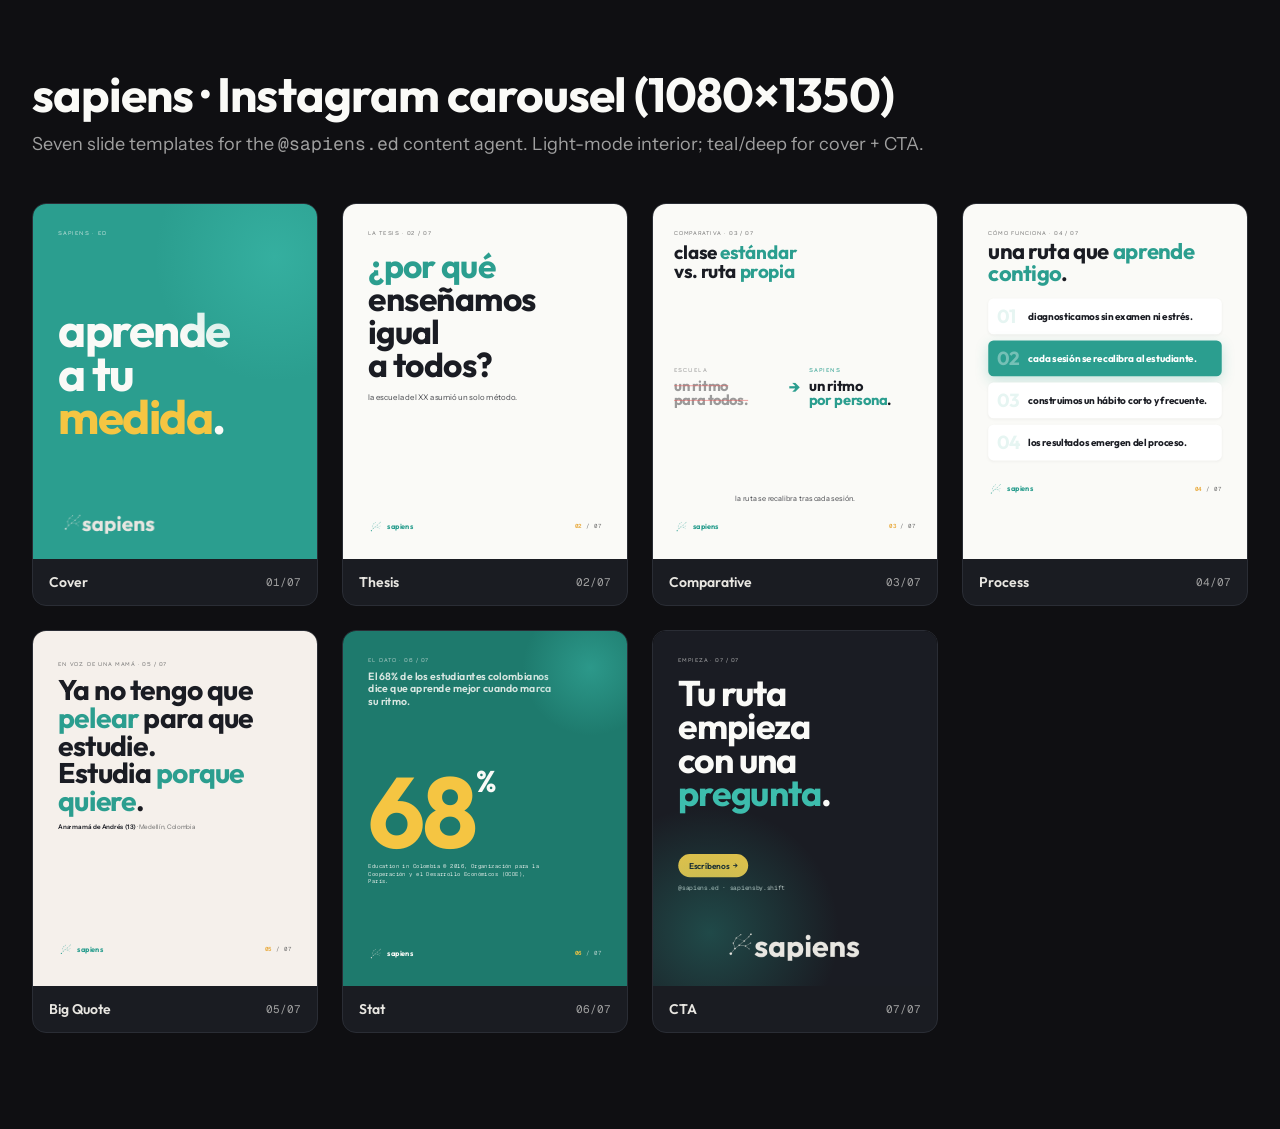
<file: skills/sapiens-carrusel-ds/slides/index.html>
<!doctype html>
<html lang="es"><head><meta charset="utf-8"><title>sapiens · carousel deck</title>
<link rel="stylesheet" href="../colors_and_type.css">
<style>
  html,body{margin:0;padding:0;background:#0F0F12;color:#E8E6E1;font-family:'Instrument Sans',sans-serif;}
  .wrap{max-width:1240px;margin:0 auto;padding:64px 32px 96px;}
  h1{font-family:'Outfit',sans-serif;font-weight:700;font-size:48px;letter-spacing:-0.02em;color:#FAFAF7;margin:0 0 8px;}
  .sub{font-family:'Instrument Sans',sans-serif;font-size:18px;color:#A0A0A0;margin-bottom:48px;}
  .grid{display:grid;grid-template-columns:repeat(auto-fill,minmax(240px,1fr));gap:24px;}
  .card{background:#1A1C22;border-radius:14px;overflow:hidden;border:1px solid #2A2D35;}
  .frame{width:100%;aspect-ratio:1080/1350;overflow:hidden;position:relative;}
  .frame iframe{border:0;width:1080px;height:1350px;transform-origin:0 0;}
  .meta{padding:14px 16px;display:flex;justify-content:space-between;align-items:center;}
  .meta .t{font-family:'Outfit',sans-serif;font-weight:600;font-size:14px;color:#E8E6E1;}
  .meta .n{font-family:'Geist Mono',monospace;font-size:11px;color:#A0A0A0;}
</style></head>
<body>
<div class="wrap">
  <h1>sapiens · Instagram carousel (1080×1350)</h1>
  <div class="sub">Seven slide templates for the <span style="font-family:'Geist Mono',monospace;">@sapiens.ed</span> content agent. Light-mode interior; teal/deep for cover + CTA.</div>
  <div class="grid" id="g"></div>
</div>
<script>
const slides=[
  ["Cover.html","Cover","01"],["Thesis.html","Thesis","02"],
  ["Comparative.html","Comparative","03"],["Process.html","Process","04"],
  ["BigQuote.html","Big Quote","05"],["Stat.html","Stat","06"],["CTA.html","CTA","07"]
];
const g=document.getElementById('g');
for(const [f,t,n] of slides){
  const card=document.createElement('div');card.className='card';
  card.innerHTML=`<div class="frame"><iframe src="${f}" scrolling="no"></iframe></div><div class="meta"><span class="t">${t}</span><span class="n">${n}/07</span></div>`;
  g.appendChild(card);
}
function fit(){
  document.querySelectorAll('.frame').forEach(fr=>{
    const w=fr.clientWidth;const s=w/1080;
    fr.querySelector('iframe').style.transform=`scale(${s})`;
    fr.style.height=(1350*s)+'px';
  });
}
addEventListener('load',fit);addEventListener('resize',fit);
</script>
</body></html>
</file>
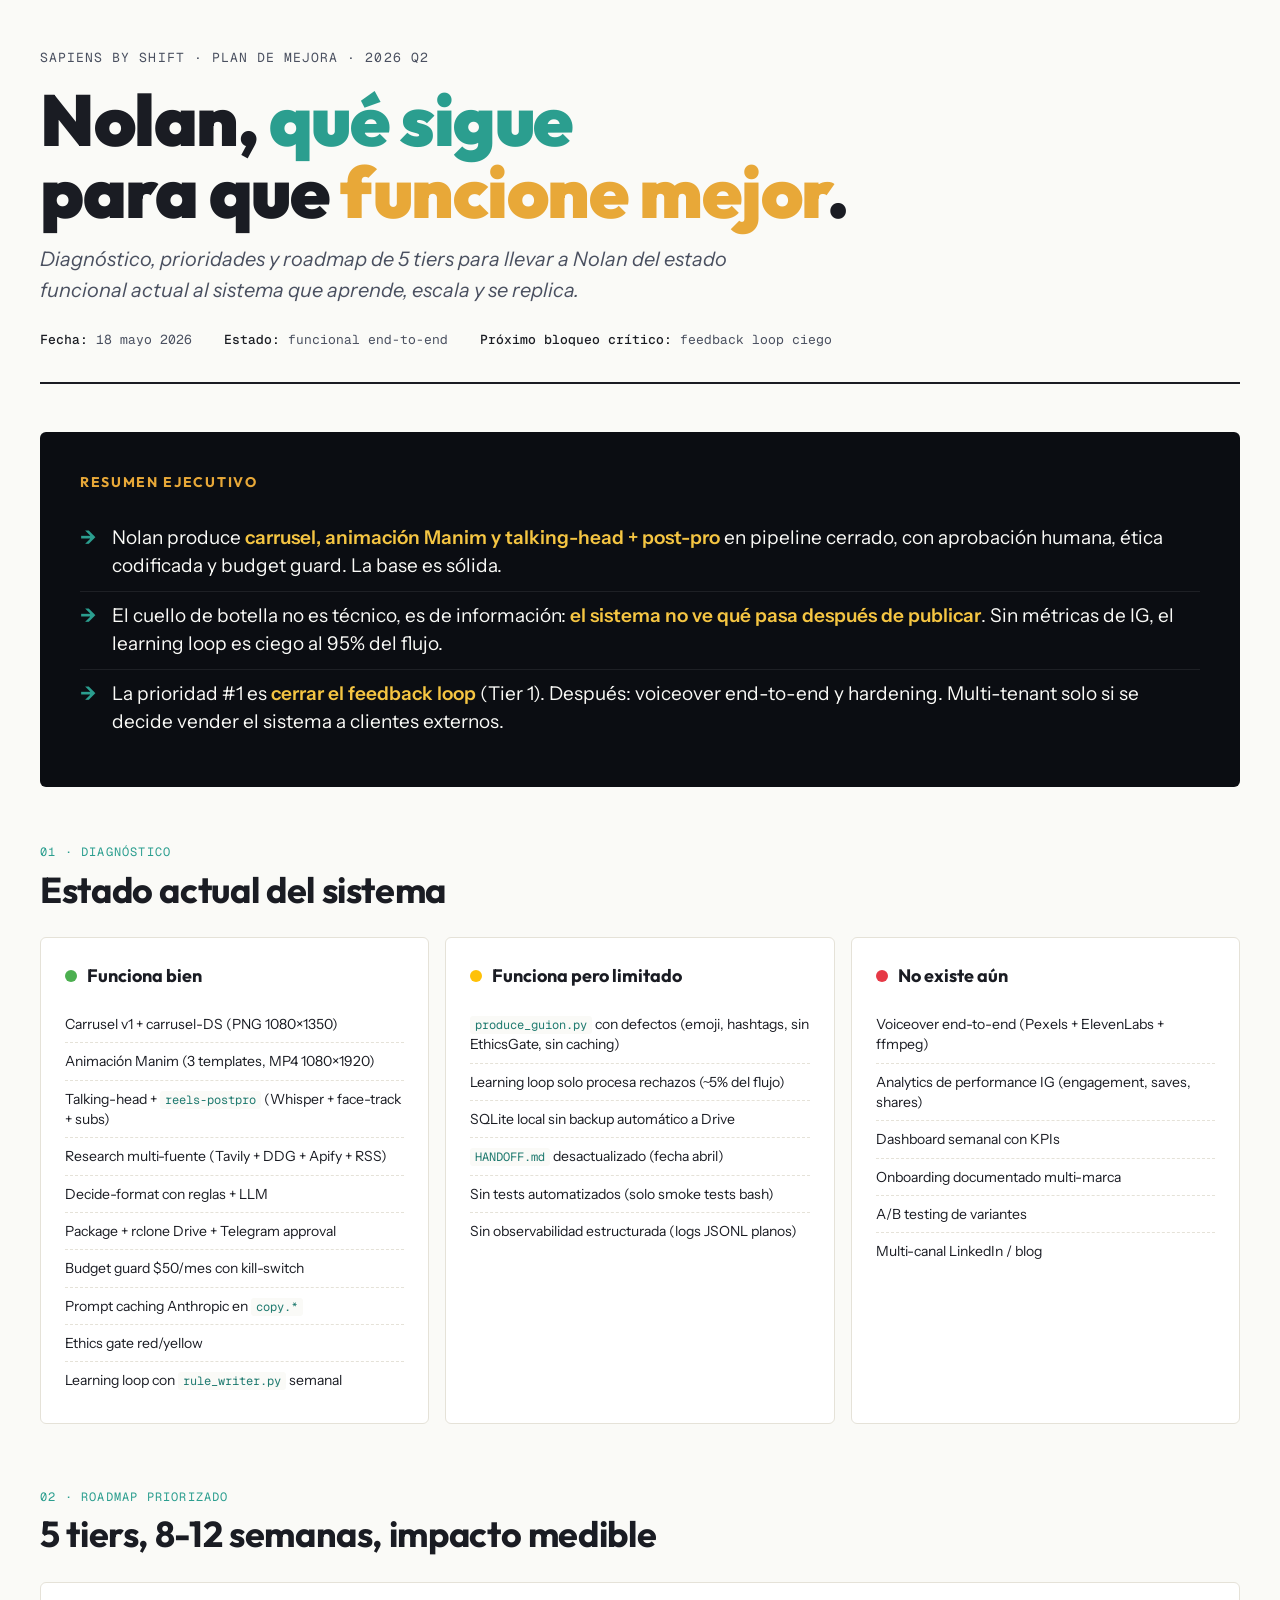
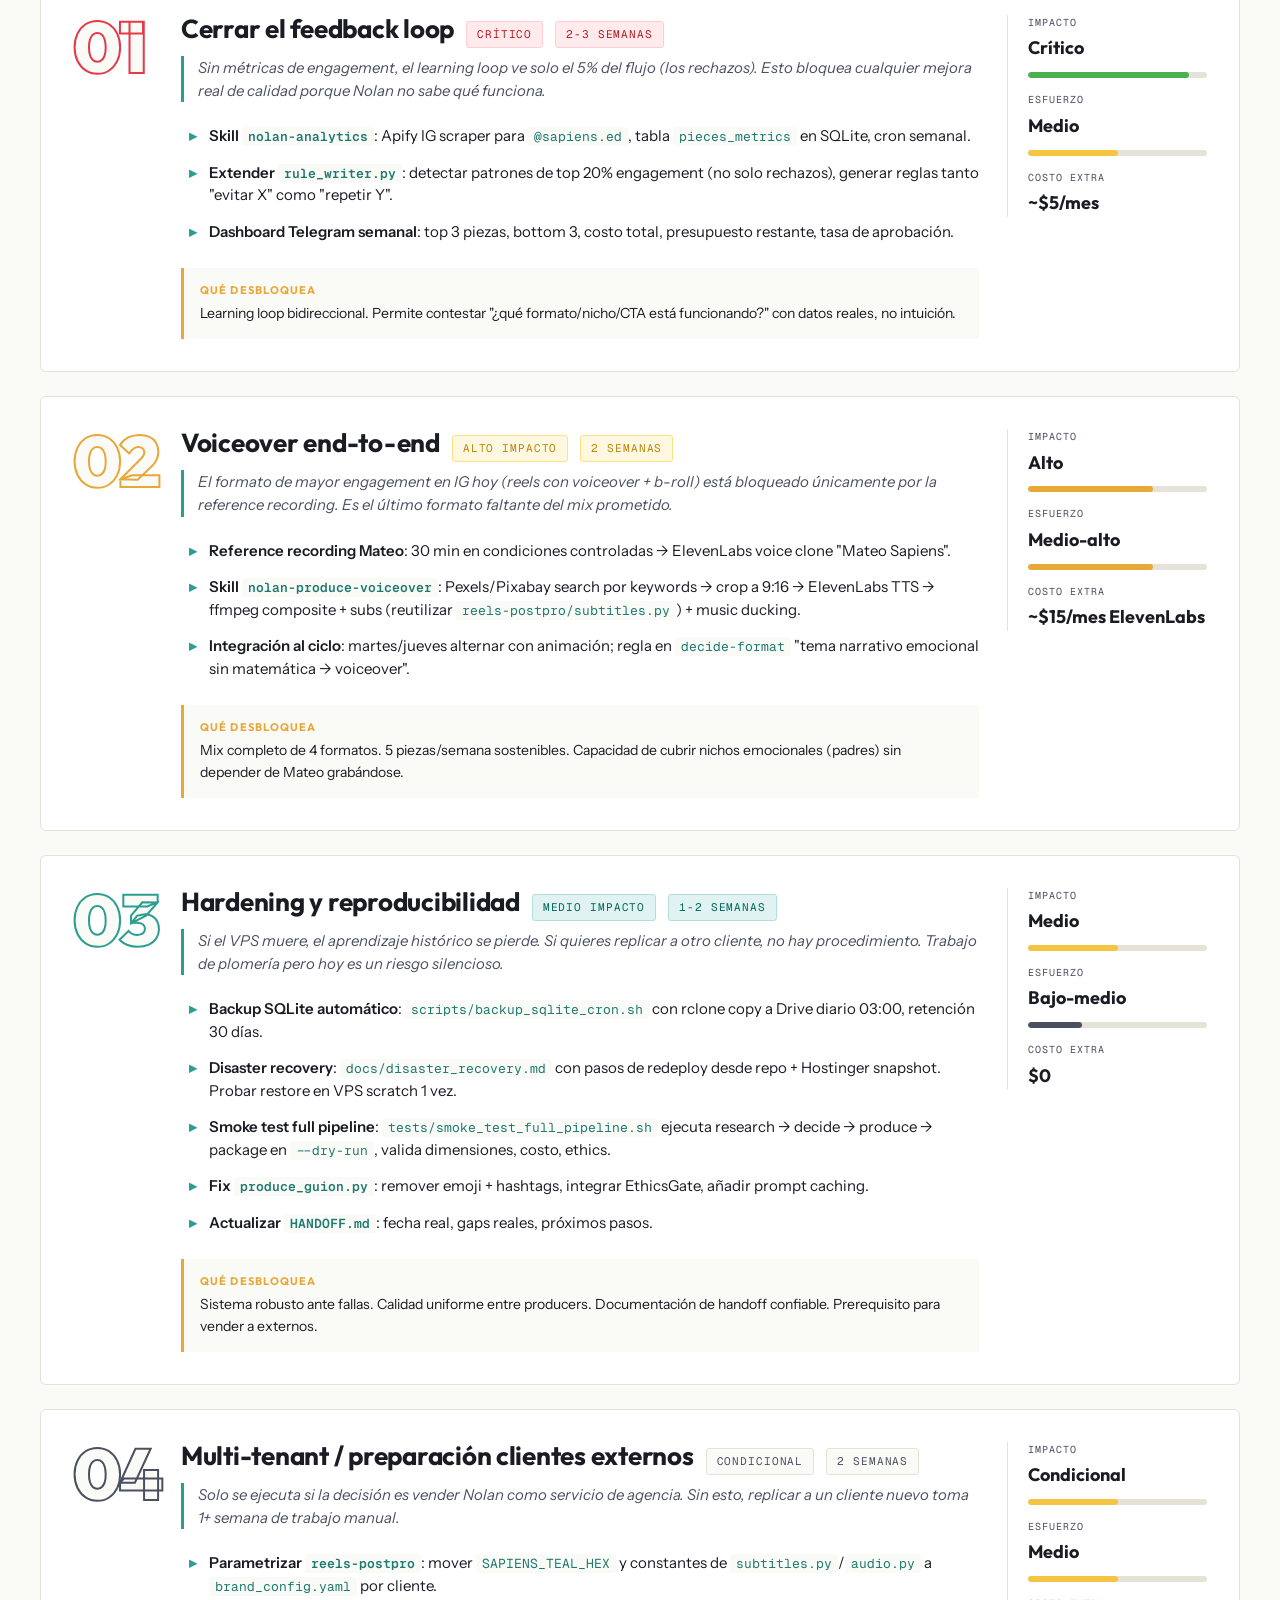
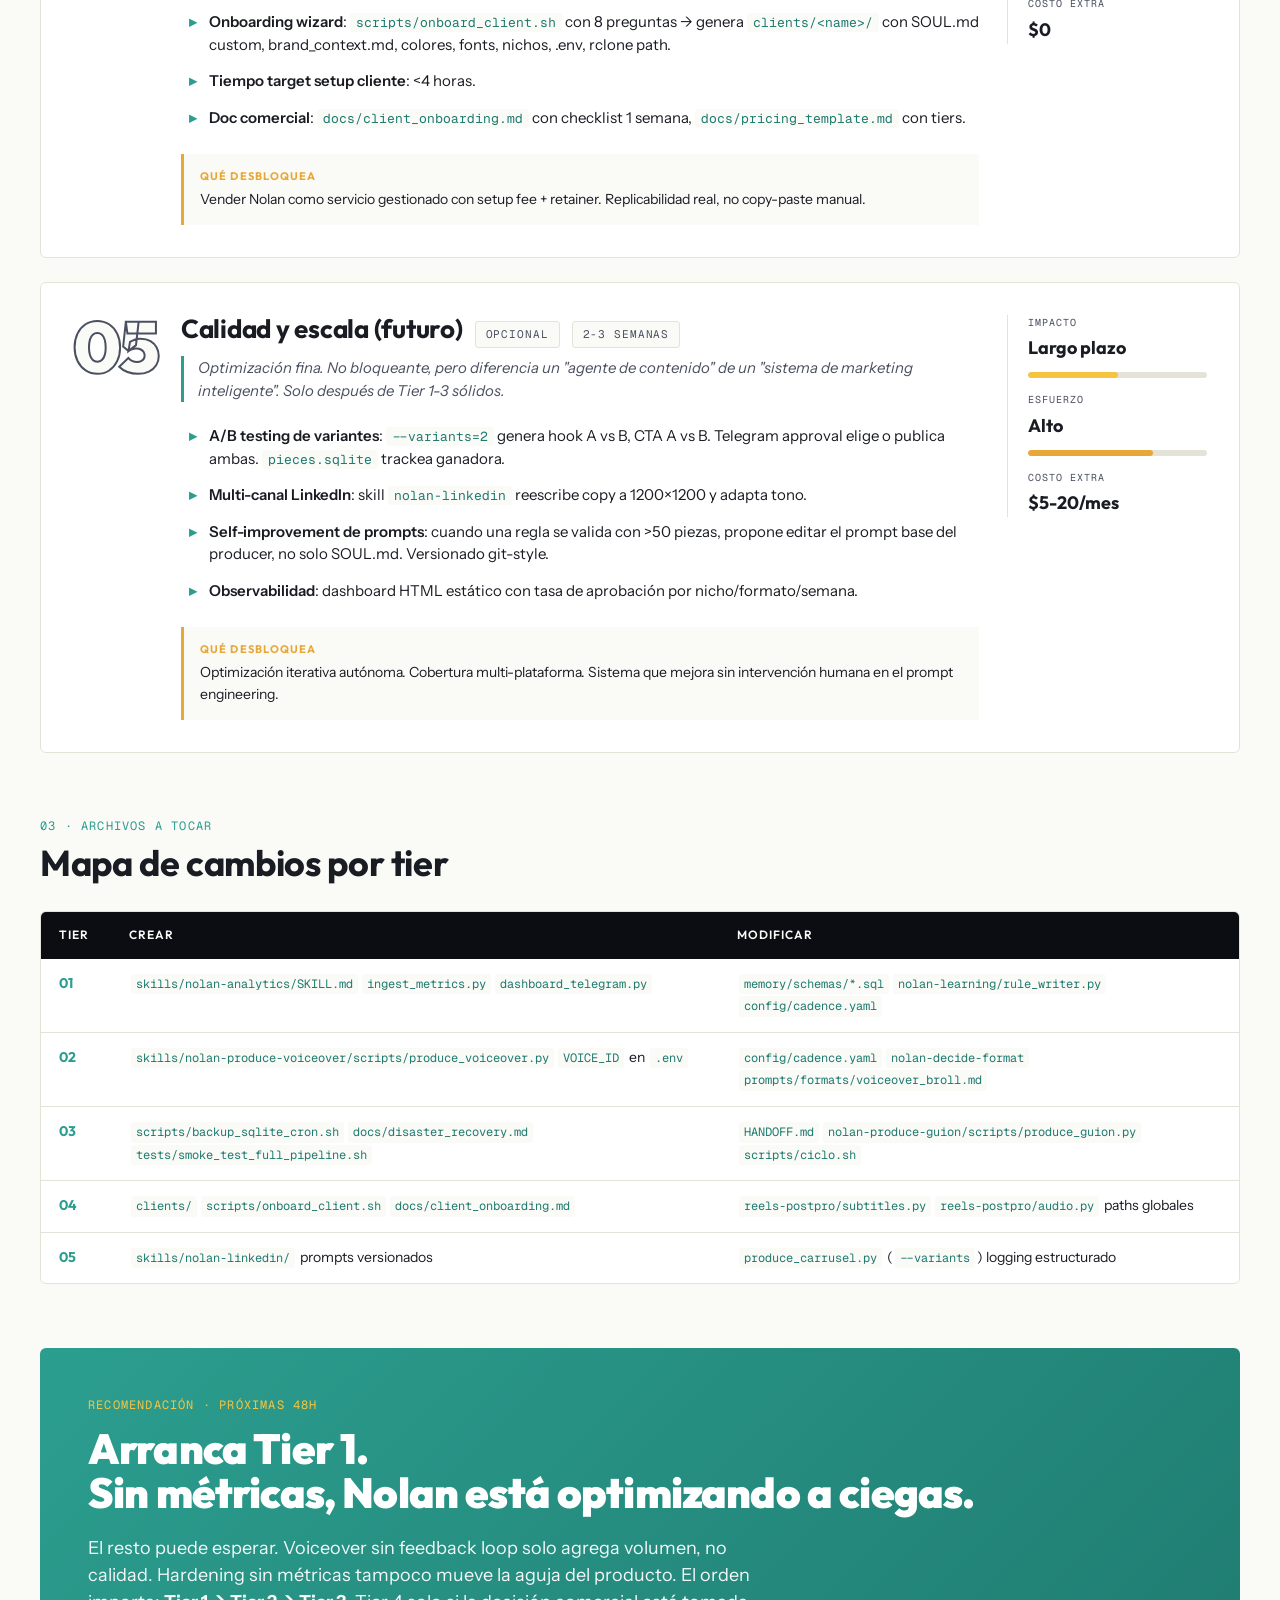
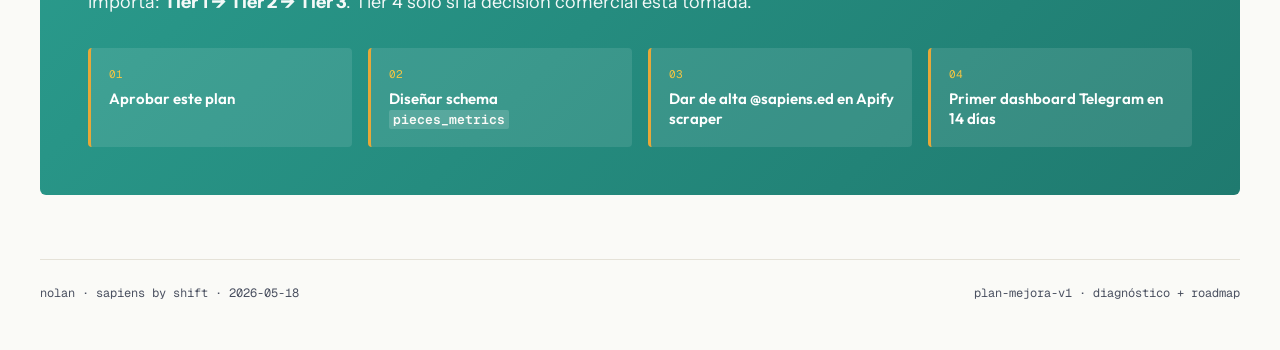
<file: docs/nolan-plan-mejora-2026-05-18.html>
<!DOCTYPE html>
<html lang="es">
<head>
<meta charset="UTF-8">
<meta name="viewport" content="width=device-width, initial-scale=1.0">
<title>Nolan — Plan de mejora · 2026-05-18</title>
<link rel="preconnect" href="https://fonts.googleapis.com">
<link rel="preconnect" href="https://fonts.gstatic.com" crossorigin>
<link href="https://fonts.googleapis.com/css2?family=Outfit:wght@400;600;700;900&family=Instrument+Sans:ital,wght@0,400;0,500;0,600;1,400&family=Geist+Mono:wght@400;500&display=swap" rel="stylesheet">
<style>
:root {
  --bg: #FAFAF7;
  --bg-dark: #0B0D12;
  --ink: #1A1C23;
  --ink-soft: #4A5060;
  --teal: #2B9E8F;
  --teal-dark: #1F7A6F;
  --gold: #E8A838;
  --gold-soft: #F5C542;
  --border: #E5E2D8;
  --green: #4CAF50;
  --yellow: #FFC107;
  --red: #E63946;
}

* { box-sizing: border-box; margin: 0; padding: 0; }

body {
  background: var(--bg);
  color: var(--ink);
  font-family: 'Instrument Sans', sans-serif;
  font-size: 16px;
  line-height: 1.55;
  padding: 48px 24px;
}

.container { max-width: 1200px; margin: 0 auto; }

/* HEADER */
.header {
  border-bottom: 2px solid var(--ink);
  padding-bottom: 32px;
  margin-bottom: 48px;
}

.header .eyebrow {
  font-family: 'Geist Mono', monospace;
  font-size: 13px;
  letter-spacing: 0.08em;
  color: var(--ink-soft);
  text-transform: uppercase;
  margin-bottom: 16px;
}

.header h1 {
  font-family: 'Outfit', sans-serif;
  font-weight: 900;
  font-size: clamp(40px, 6vw, 72px);
  line-height: 1;
  letter-spacing: -0.02em;
  margin-bottom: 16px;
}

.header h1 .accent { color: var(--teal); }
.header h1 .gold { color: var(--gold); }

.header .subtitle {
  font-size: 20px;
  color: var(--ink-soft);
  font-style: italic;
  max-width: 720px;
}

.meta {
  display: flex;
  gap: 32px;
  margin-top: 24px;
  flex-wrap: wrap;
  font-family: 'Geist Mono', monospace;
  font-size: 13px;
  color: var(--ink-soft);
}

.meta span strong { color: var(--ink); font-weight: 500; }

/* SUMMARY */
.summary {
  background: var(--bg-dark);
  color: #FAFAF7;
  padding: 40px;
  border-radius: 6px;
  margin-bottom: 56px;
}

.summary h2 {
  font-family: 'Outfit', sans-serif;
  font-weight: 700;
  font-size: 14px;
  letter-spacing: 0.12em;
  text-transform: uppercase;
  color: var(--gold);
  margin-bottom: 20px;
}

.summary ul { list-style: none; }
.summary li {
  font-size: 19px;
  line-height: 1.5;
  padding: 10px 0;
  padding-left: 32px;
  position: relative;
  border-bottom: 1px solid rgba(255,255,255,0.08);
}
.summary li:last-child { border-bottom: none; }
.summary li::before {
  content: "→";
  color: var(--teal);
  font-weight: 700;
  position: absolute;
  left: 0;
}
.summary li strong { color: var(--gold-soft); font-weight: 600; }

/* SECTION TITLES */
.section { margin-bottom: 64px; }

.section-tag {
  font-family: 'Geist Mono', monospace;
  font-size: 12px;
  letter-spacing: 0.1em;
  text-transform: uppercase;
  color: var(--teal);
  margin-bottom: 8px;
}

.section h2 {
  font-family: 'Outfit', sans-serif;
  font-weight: 700;
  font-size: 36px;
  line-height: 1.1;
  letter-spacing: -0.01em;
  margin-bottom: 28px;
}

/* ESTADO ACTUAL */
.status-grid {
  display: grid;
  grid-template-columns: repeat(3, 1fr);
  gap: 16px;
}

.status-col {
  background: white;
  border: 1px solid var(--border);
  border-radius: 6px;
  padding: 24px;
}

.status-col h3 {
  font-family: 'Outfit', sans-serif;
  font-weight: 700;
  font-size: 18px;
  margin-bottom: 16px;
  display: flex;
  align-items: center;
  gap: 10px;
}

.status-col h3 .dot {
  width: 12px;
  height: 12px;
  border-radius: 50%;
  display: inline-block;
}
.status-col.ok h3 .dot { background: var(--green); }
.status-col.warn h3 .dot { background: var(--yellow); }
.status-col.miss h3 .dot { background: var(--red); }

.status-col ul { list-style: none; }
.status-col li {
  padding: 8px 0;
  font-size: 14px;
  border-bottom: 1px dashed var(--border);
  line-height: 1.45;
}
.status-col li:last-child { border-bottom: none; }
.status-col li code {
  font-family: 'Geist Mono', monospace;
  font-size: 12px;
  background: var(--bg);
  padding: 1px 5px;
  border-radius: 3px;
  color: var(--teal-dark);
}

/* TIERS */
.tier {
  background: white;
  border: 1px solid var(--border);
  border-radius: 6px;
  padding: 32px;
  margin-bottom: 24px;
  position: relative;
  display: grid;
  grid-template-columns: 80px 1fr 200px;
  gap: 28px;
  align-items: start;
}

.tier-num {
  font-family: 'Outfit', sans-serif;
  font-weight: 900;
  font-size: 72px;
  line-height: 0.9;
  color: var(--bg);
  letter-spacing: -0.04em;
  -webkit-text-stroke: 2px var(--ink);
  text-stroke: 2px var(--ink);
}

.tier.t1 .tier-num { -webkit-text-stroke-color: var(--red); }
.tier.t2 .tier-num { -webkit-text-stroke-color: var(--gold); }
.tier.t3 .tier-num { -webkit-text-stroke-color: var(--teal); }
.tier.t4 .tier-num { -webkit-text-stroke-color: var(--ink-soft); }
.tier.t5 .tier-num { -webkit-text-stroke-color: var(--ink-soft); }

.tier-body { min-width: 0; }

.tier-head {
  display: flex;
  align-items: baseline;
  gap: 12px;
  margin-bottom: 8px;
  flex-wrap: wrap;
}

.tier-head h3 {
  font-family: 'Outfit', sans-serif;
  font-weight: 700;
  font-size: 26px;
  line-height: 1.1;
  letter-spacing: -0.01em;
}

.tier-badge {
  font-family: 'Geist Mono', monospace;
  font-size: 11px;
  text-transform: uppercase;
  letter-spacing: 0.08em;
  padding: 4px 10px;
  border-radius: 3px;
  background: var(--bg);
  border: 1px solid var(--border);
  color: var(--ink-soft);
}

.tier.t1 .tier-badge { background: #FFEBEE; color: #B71C1C; border-color: #FFCDD2; }
.tier.t2 .tier-badge { background: #FFF8E1; color: #B8860B; border-color: #FFE082; }
.tier.t3 .tier-badge { background: #E0F2F1; color: #00695C; border-color: #B2DFDB; }

.tier-why {
  font-style: italic;
  color: var(--ink-soft);
  font-size: 15px;
  margin-bottom: 16px;
  border-left: 3px solid var(--teal);
  padding-left: 14px;
}

.tier-tasks { list-style: none; }
.tier-tasks li {
  padding: 7px 0;
  padding-left: 28px;
  position: relative;
  font-size: 15px;
  line-height: 1.5;
}
.tier-tasks li::before {
  content: "▸";
  position: absolute;
  left: 8px;
  color: var(--teal);
  font-weight: 700;
}
.tier-tasks li strong { color: var(--ink); font-weight: 600; }
.tier-tasks code {
  font-family: 'Geist Mono', monospace;
  font-size: 13px;
  background: var(--bg);
  padding: 1px 6px;
  border-radius: 3px;
  color: var(--teal-dark);
}

.tier-unlock {
  background: var(--bg);
  border-left: 3px solid var(--gold);
  padding: 14px 16px;
  margin-top: 18px;
  font-size: 14px;
}

.tier-unlock strong {
  font-family: 'Outfit', sans-serif;
  font-weight: 700;
  display: block;
  font-size: 11px;
  text-transform: uppercase;
  letter-spacing: 0.1em;
  color: var(--gold);
  margin-bottom: 4px;
}

.tier-meta {
  display: flex;
  flex-direction: column;
  gap: 14px;
  border-left: 1px solid var(--border);
  padding-left: 20px;
}

.metric-row { display: flex; flex-direction: column; gap: 4px; }

.metric-label {
  font-family: 'Geist Mono', monospace;
  font-size: 10px;
  text-transform: uppercase;
  letter-spacing: 0.1em;
  color: var(--ink-soft);
}

.metric-val {
  font-family: 'Outfit', sans-serif;
  font-weight: 700;
  font-size: 18px;
  color: var(--ink);
}

.bar {
  height: 6px;
  border-radius: 3px;
  background: var(--border);
  overflow: hidden;
  margin-top: 6px;
}
.bar-fill { height: 100%; border-radius: 3px; }
.bar-fill.high { background: var(--green); width: 90%; }
.bar-fill.med-high { background: var(--gold); width: 70%; }
.bar-fill.med { background: var(--gold-soft); width: 50%; }
.bar-fill.low { background: var(--ink-soft); width: 30%; }

/* TABLE */
.table-wrap {
  background: white;
  border: 1px solid var(--border);
  border-radius: 6px;
  overflow: hidden;
}

table { width: 100%; border-collapse: collapse; font-size: 14px; }
th {
  background: var(--bg-dark);
  color: var(--bg);
  text-align: left;
  padding: 14px 18px;
  font-family: 'Outfit', sans-serif;
  font-weight: 600;
  font-size: 12px;
  letter-spacing: 0.08em;
  text-transform: uppercase;
}
td {
  padding: 14px 18px;
  border-bottom: 1px solid var(--border);
  vertical-align: top;
}
tr:last-child td { border-bottom: none; }
td.tier-cell {
  font-family: 'Outfit', sans-serif;
  font-weight: 700;
  color: var(--teal);
}
td code {
  font-family: 'Geist Mono', monospace;
  font-size: 12px;
  background: var(--bg);
  padding: 1px 5px;
  border-radius: 3px;
  color: var(--teal-dark);
  display: inline-block;
  margin: 1px 2px;
}

/* CTA FINAL */
.cta-final {
  background: linear-gradient(135deg, var(--teal) 0%, var(--teal-dark) 100%);
  color: white;
  padding: 48px;
  border-radius: 6px;
  margin-top: 48px;
}

.cta-final .eyebrow {
  font-family: 'Geist Mono', monospace;
  font-size: 12px;
  letter-spacing: 0.1em;
  text-transform: uppercase;
  color: var(--gold-soft);
  margin-bottom: 12px;
}

.cta-final h2 {
  font-family: 'Outfit', sans-serif;
  font-weight: 900;
  font-size: 42px;
  line-height: 1.05;
  letter-spacing: -0.02em;
  margin-bottom: 20px;
}

.cta-final p {
  font-size: 18px;
  line-height: 1.5;
  max-width: 680px;
  margin-bottom: 28px;
  opacity: 0.95;
}

.cta-steps {
  display: grid;
  grid-template-columns: repeat(4, 1fr);
  gap: 16px;
  margin-top: 32px;
}

.cta-step {
  background: rgba(255,255,255,0.1);
  padding: 18px;
  border-radius: 4px;
  border-left: 3px solid var(--gold);
}

.cta-step .num {
  font-family: 'Geist Mono', monospace;
  font-size: 11px;
  color: var(--gold-soft);
  margin-bottom: 6px;
}

.cta-step .txt {
  font-family: 'Outfit', sans-serif;
  font-weight: 600;
  font-size: 15px;
  line-height: 1.3;
}

/* FOOTER */
.footer {
  margin-top: 64px;
  padding-top: 24px;
  border-top: 1px solid var(--border);
  font-family: 'Geist Mono', monospace;
  font-size: 12px;
  color: var(--ink-soft);
  display: flex;
  justify-content: space-between;
  flex-wrap: wrap;
  gap: 12px;
}

/* RESPONSIVE */
@media (max-width: 900px) {
  body { padding: 24px 16px; }
  .status-grid { grid-template-columns: 1fr; }
  .tier { grid-template-columns: 1fr; }
  .tier-num { font-size: 56px; }
  .tier-meta {
    border-left: none;
    border-top: 1px solid var(--border);
    padding-left: 0;
    padding-top: 18px;
    flex-direction: row;
    flex-wrap: wrap;
    gap: 24px;
  }
  .cta-steps { grid-template-columns: 1fr 1fr; }
  .header h1 { font-size: 40px; }
}

@media (max-width: 540px) {
  .cta-steps { grid-template-columns: 1fr; }
}
</style>
</head>
<body>
<div class="container">

  <!-- HEADER -->
  <div class="header">
    <div class="eyebrow">sapiens by shift · plan de mejora · 2026 q2</div>
    <h1>Nolan, <span class="accent">qué sigue</span><br>para que <span class="gold">funcione mejor</span>.</h1>
    <p class="subtitle">Diagnóstico, prioridades y roadmap de 5 tiers para llevar a Nolan del estado funcional actual al sistema que aprende, escala y se replica.</p>
    <div class="meta">
      <span><strong>Fecha:</strong> 18 mayo 2026</span>
      <span><strong>Estado:</strong> funcional end-to-end</span>
      <span><strong>Próximo bloqueo crítico:</strong> feedback loop ciego</span>
    </div>
  </div>

  <!-- RESUMEN EJECUTIVO -->
  <div class="summary">
    <h2>Resumen ejecutivo</h2>
    <ul>
      <li>Nolan produce <strong>carrusel, animación Manim y talking-head + post-pro</strong> en pipeline cerrado, con aprobación humana, ética codificada y budget guard. La base es sólida.</li>
      <li>El cuello de botella no es técnico, es de información: <strong>el sistema no ve qué pasa después de publicar</strong>. Sin métricas de IG, el learning loop es ciego al 95% del flujo.</li>
      <li>La prioridad #1 es <strong>cerrar el feedback loop</strong> (Tier 1). Después: voiceover end-to-end y hardening. Multi-tenant solo si se decide vender el sistema a clientes externos.</li>
    </ul>
  </div>

  <!-- ESTADO ACTUAL -->
  <div class="section">
    <div class="section-tag">01 · diagnóstico</div>
    <h2>Estado actual del sistema</h2>
    <div class="status-grid">

      <div class="status-col ok">
        <h3><span class="dot"></span>Funciona bien</h3>
        <ul>
          <li>Carrusel v1 + carrusel-DS (PNG 1080×1350)</li>
          <li>Animación Manim (3 templates, MP4 1080×1920)</li>
          <li>Talking-head + <code>reels-postpro</code> (Whisper + face-track + subs)</li>
          <li>Research multi-fuente (Tavily + DDG + Apify + RSS)</li>
          <li>Decide-format con reglas + LLM</li>
          <li>Package + rclone Drive + Telegram approval</li>
          <li>Budget guard $50/mes con kill-switch</li>
          <li>Prompt caching Anthropic en <code>copy.*</code></li>
          <li>Ethics gate red/yellow</li>
          <li>Learning loop con <code>rule_writer.py</code> semanal</li>
        </ul>
      </div>

      <div class="status-col warn">
        <h3><span class="dot"></span>Funciona pero limitado</h3>
        <ul>
          <li><code>produce_guion.py</code> con defectos (emoji, hashtags, sin EthicsGate, sin caching)</li>
          <li>Learning loop solo procesa rechazos (~5% del flujo)</li>
          <li>SQLite local sin backup automático a Drive</li>
          <li><code>HANDOFF.md</code> desactualizado (fecha abril)</li>
          <li>Sin tests automatizados (solo smoke tests bash)</li>
          <li>Sin observabilidad estructurada (logs JSONL planos)</li>
        </ul>
      </div>

      <div class="status-col miss">
        <h3><span class="dot"></span>No existe aún</h3>
        <ul>
          <li>Voiceover end-to-end (Pexels + ElevenLabs + ffmpeg)</li>
          <li>Analytics de performance IG (engagement, saves, shares)</li>
          <li>Dashboard semanal con KPIs</li>
          <li>Onboarding documentado multi-marca</li>
          <li>A/B testing de variantes</li>
          <li>Multi-canal LinkedIn / blog</li>
        </ul>
      </div>

    </div>
  </div>

  <!-- ROADMAP -->
  <div class="section">
    <div class="section-tag">02 · roadmap priorizado</div>
    <h2>5 tiers, 8-12 semanas, impacto medible</h2>

    <!-- TIER 1 -->
    <div class="tier t1">
      <div class="tier-num">01</div>
      <div class="tier-body">
        <div class="tier-head">
          <h3>Cerrar el feedback loop</h3>
          <span class="tier-badge">crítico</span>
          <span class="tier-badge">2-3 semanas</span>
        </div>
        <div class="tier-why">Sin métricas de engagement, el learning loop ve solo el 5% del flujo (los rechazos). Esto bloquea cualquier mejora real de calidad porque Nolan no sabe qué funciona.</div>
        <ul class="tier-tasks">
          <li><strong>Skill <code>nolan-analytics</code></strong>: Apify IG scraper para <code>@sapiens.ed</code>, tabla <code>pieces_metrics</code> en SQLite, cron semanal.</li>
          <li><strong>Extender <code>rule_writer.py</code></strong>: detectar patrones de top 20% engagement (no solo rechazos), generar reglas tanto "evitar X" como "repetir Y".</li>
          <li><strong>Dashboard Telegram semanal</strong>: top 3 piezas, bottom 3, costo total, presupuesto restante, tasa de aprobación.</li>
        </ul>
        <div class="tier-unlock">
          <strong>Qué desbloquea</strong>
          Learning loop bidireccional. Permite contestar "¿qué formato/nicho/CTA está funcionando?" con datos reales, no intuición.
        </div>
      </div>
      <div class="tier-meta">
        <div class="metric-row">
          <span class="metric-label">Impacto</span>
          <span class="metric-val">Crítico</span>
          <div class="bar"><div class="bar-fill high"></div></div>
        </div>
        <div class="metric-row">
          <span class="metric-label">Esfuerzo</span>
          <span class="metric-val">Medio</span>
          <div class="bar"><div class="bar-fill med"></div></div>
        </div>
        <div class="metric-row">
          <span class="metric-label">Costo extra</span>
          <span class="metric-val">~$5/mes</span>
        </div>
      </div>
    </div>

    <!-- TIER 2 -->
    <div class="tier t2">
      <div class="tier-num">02</div>
      <div class="tier-body">
        <div class="tier-head">
          <h3>Voiceover end-to-end</h3>
          <span class="tier-badge">alto impacto</span>
          <span class="tier-badge">2 semanas</span>
        </div>
        <div class="tier-why">El formato de mayor engagement en IG hoy (reels con voiceover + b-roll) está bloqueado únicamente por la reference recording. Es el último formato faltante del mix prometido.</div>
        <ul class="tier-tasks">
          <li><strong>Reference recording Mateo</strong>: 30 min en condiciones controladas → ElevenLabs voice clone "Mateo Sapiens".</li>
          <li><strong>Skill <code>nolan-produce-voiceover</code></strong>: Pexels/Pixabay search por keywords → crop a 9:16 → ElevenLabs TTS → ffmpeg composite + subs (reutilizar <code>reels-postpro/subtitles.py</code>) + music ducking.</li>
          <li><strong>Integración al ciclo</strong>: martes/jueves alternar con animación; regla en <code>decide-format</code> "tema narrativo emocional sin matemática → voiceover".</li>
        </ul>
        <div class="tier-unlock">
          <strong>Qué desbloquea</strong>
          Mix completo de 4 formatos. 5 piezas/semana sostenibles. Capacidad de cubrir nichos emocionales (padres) sin depender de Mateo grabándose.
        </div>
      </div>
      <div class="tier-meta">
        <div class="metric-row">
          <span class="metric-label">Impacto</span>
          <span class="metric-val">Alto</span>
          <div class="bar"><div class="bar-fill med-high"></div></div>
        </div>
        <div class="metric-row">
          <span class="metric-label">Esfuerzo</span>
          <span class="metric-val">Medio-alto</span>
          <div class="bar"><div class="bar-fill med-high"></div></div>
        </div>
        <div class="metric-row">
          <span class="metric-label">Costo extra</span>
          <span class="metric-val">~$15/mes ElevenLabs</span>
        </div>
      </div>
    </div>

    <!-- TIER 3 -->
    <div class="tier t3">
      <div class="tier-num">03</div>
      <div class="tier-body">
        <div class="tier-head">
          <h3>Hardening y reproducibilidad</h3>
          <span class="tier-badge">medio impacto</span>
          <span class="tier-badge">1-2 semanas</span>
        </div>
        <div class="tier-why">Si el VPS muere, el aprendizaje histórico se pierde. Si quieres replicar a otro cliente, no hay procedimiento. Trabajo de plomería pero hoy es un riesgo silencioso.</div>
        <ul class="tier-tasks">
          <li><strong>Backup SQLite automático</strong>: <code>scripts/backup_sqlite_cron.sh</code> con rclone copy a Drive diario 03:00, retención 30 días.</li>
          <li><strong>Disaster recovery</strong>: <code>docs/disaster_recovery.md</code> con pasos de redeploy desde repo + Hostinger snapshot. Probar restore en VPS scratch 1 vez.</li>
          <li><strong>Smoke test full pipeline</strong>: <code>tests/smoke_test_full_pipeline.sh</code> ejecuta research → decide → produce → package en <code>--dry-run</code>, valida dimensiones, costo, ethics.</li>
          <li><strong>Fix <code>produce_guion.py</code></strong>: remover emoji + hashtags, integrar EthicsGate, añadir prompt caching.</li>
          <li><strong>Actualizar <code>HANDOFF.md</code></strong>: fecha real, gaps reales, próximos pasos.</li>
        </ul>
        <div class="tier-unlock">
          <strong>Qué desbloquea</strong>
          Sistema robusto ante fallas. Calidad uniforme entre producers. Documentación de handoff confiable. Prerequisito para vender a externos.
        </div>
      </div>
      <div class="tier-meta">
        <div class="metric-row">
          <span class="metric-label">Impacto</span>
          <span class="metric-val">Medio</span>
          <div class="bar"><div class="bar-fill med"></div></div>
        </div>
        <div class="metric-row">
          <span class="metric-label">Esfuerzo</span>
          <span class="metric-val">Bajo-medio</span>
          <div class="bar"><div class="bar-fill low"></div></div>
        </div>
        <div class="metric-row">
          <span class="metric-label">Costo extra</span>
          <span class="metric-val">$0</span>
        </div>
      </div>
    </div>

    <!-- TIER 4 -->
    <div class="tier t4">
      <div class="tier-num">04</div>
      <div class="tier-body">
        <div class="tier-head">
          <h3>Multi-tenant / preparación clientes externos</h3>
          <span class="tier-badge">condicional</span>
          <span class="tier-badge">2 semanas</span>
        </div>
        <div class="tier-why">Solo se ejecuta si la decisión es vender Nolan como servicio de agencia. Sin esto, replicar a un cliente nuevo toma 1+ semana de trabajo manual.</div>
        <ul class="tier-tasks">
          <li><strong>Parametrizar <code>reels-postpro</code></strong>: mover <code>SAPIENS_TEAL_HEX</code> y constantes de <code>subtitles.py</code>/<code>audio.py</code> a <code>brand_config.yaml</code> por cliente.</li>
          <li><strong>Onboarding wizard</strong>: <code>scripts/onboard_client.sh</code> con 8 preguntas → genera <code>clients/&lt;name&gt;/</code> con SOUL.md custom, brand_context.md, colores, fonts, nichos, .env, rclone path.</li>
          <li><strong>Tiempo target setup cliente</strong>: <4 horas.</li>
          <li><strong>Doc comercial</strong>: <code>docs/client_onboarding.md</code> con checklist 1 semana, <code>docs/pricing_template.md</code> con tiers.</li>
        </ul>
        <div class="tier-unlock">
          <strong>Qué desbloquea</strong>
          Vender Nolan como servicio gestionado con setup fee + retainer. Replicabilidad real, no copy-paste manual.
        </div>
      </div>
      <div class="tier-meta">
        <div class="metric-row">
          <span class="metric-label">Impacto</span>
          <span class="metric-val">Condicional</span>
          <div class="bar"><div class="bar-fill med"></div></div>
        </div>
        <div class="metric-row">
          <span class="metric-label">Esfuerzo</span>
          <span class="metric-val">Medio</span>
          <div class="bar"><div class="bar-fill med"></div></div>
        </div>
        <div class="metric-row">
          <span class="metric-label">Costo extra</span>
          <span class="metric-val">$0</span>
        </div>
      </div>
    </div>

    <!-- TIER 5 -->
    <div class="tier t5">
      <div class="tier-num">05</div>
      <div class="tier-body">
        <div class="tier-head">
          <h3>Calidad y escala (futuro)</h3>
          <span class="tier-badge">opcional</span>
          <span class="tier-badge">2-3 semanas</span>
        </div>
        <div class="tier-why">Optimización fina. No bloqueante, pero diferencia un "agente de contenido" de un "sistema de marketing inteligente". Solo después de Tier 1-3 sólidos.</div>
        <ul class="tier-tasks">
          <li><strong>A/B testing de variantes</strong>: <code>--variants=2</code> genera hook A vs B, CTA A vs B. Telegram approval elige o publica ambas. <code>pieces.sqlite</code> trackea ganadora.</li>
          <li><strong>Multi-canal LinkedIn</strong>: skill <code>nolan-linkedin</code> reescribe copy a 1200×1200 y adapta tono.</li>
          <li><strong>Self-improvement de prompts</strong>: cuando una regla se valida con >50 piezas, propone editar el prompt base del producer, no solo SOUL.md. Versionado git-style.</li>
          <li><strong>Observabilidad</strong>: dashboard HTML estático con tasa de aprobación por nicho/formato/semana.</li>
        </ul>
        <div class="tier-unlock">
          <strong>Qué desbloquea</strong>
          Optimización iterativa autónoma. Cobertura multi-plataforma. Sistema que mejora sin intervención humana en el prompt engineering.
        </div>
      </div>
      <div class="tier-meta">
        <div class="metric-row">
          <span class="metric-label">Impacto</span>
          <span class="metric-val">Largo plazo</span>
          <div class="bar"><div class="bar-fill med"></div></div>
        </div>
        <div class="metric-row">
          <span class="metric-label">Esfuerzo</span>
          <span class="metric-val">Alto</span>
          <div class="bar"><div class="bar-fill med-high"></div></div>
        </div>
        <div class="metric-row">
          <span class="metric-label">Costo extra</span>
          <span class="metric-val">$5-20/mes</span>
        </div>
      </div>
    </div>

  </div>

  <!-- TABLA DE ARCHIVOS -->
  <div class="section">
    <div class="section-tag">03 · archivos a tocar</div>
    <h2>Mapa de cambios por tier</h2>
    <div class="table-wrap">
      <table>
        <thead>
          <tr>
            <th style="width: 70px">Tier</th>
            <th>Crear</th>
            <th>Modificar</th>
          </tr>
        </thead>
        <tbody>
          <tr>
            <td class="tier-cell">01</td>
            <td><code>skills/nolan-analytics/SKILL.md</code><code>ingest_metrics.py</code><code>dashboard_telegram.py</code></td>
            <td><code>memory/schemas/*.sql</code><code>nolan-learning/rule_writer.py</code><code>config/cadence.yaml</code></td>
          </tr>
          <tr>
            <td class="tier-cell">02</td>
            <td><code>skills/nolan-produce-voiceover/scripts/produce_voiceover.py</code><code>VOICE_ID</code> en <code>.env</code></td>
            <td><code>config/cadence.yaml</code><code>nolan-decide-format</code><code>prompts/formats/voiceover_broll.md</code></td>
          </tr>
          <tr>
            <td class="tier-cell">03</td>
            <td><code>scripts/backup_sqlite_cron.sh</code><code>docs/disaster_recovery.md</code><code>tests/smoke_test_full_pipeline.sh</code></td>
            <td><code>HANDOFF.md</code><code>nolan-produce-guion/scripts/produce_guion.py</code><code>scripts/ciclo.sh</code></td>
          </tr>
          <tr>
            <td class="tier-cell">04</td>
            <td><code>clients/</code><code>scripts/onboard_client.sh</code><code>docs/client_onboarding.md</code></td>
            <td><code>reels-postpro/subtitles.py</code><code>reels-postpro/audio.py</code> paths globales</td>
          </tr>
          <tr>
            <td class="tier-cell">05</td>
            <td><code>skills/nolan-linkedin/</code> prompts versionados</td>
            <td><code>produce_carrusel.py</code> (<code>--variants</code>) logging estructurado</td>
          </tr>
        </tbody>
      </table>
    </div>
  </div>

  <!-- CTA FINAL -->
  <div class="cta-final">
    <div class="eyebrow">recomendación · próximas 48h</div>
    <h2>Arranca Tier 1.<br>Sin métricas, Nolan está optimizando a ciegas.</h2>
    <p>El resto puede esperar. Voiceover sin feedback loop solo agrega volumen, no calidad. Hardening sin métricas tampoco mueve la aguja del producto. El orden importa: <strong>Tier 1 → Tier 2 → Tier 3</strong>. Tier 4 solo si la decisión comercial está tomada.</p>
    <div class="cta-steps">
      <div class="cta-step">
        <div class="num">01</div>
        <div class="txt">Aprobar este plan</div>
      </div>
      <div class="cta-step">
        <div class="num">02</div>
        <div class="txt">Diseñar schema <code style="color:#FAFAF7;background:rgba(255,255,255,0.15);padding:1px 4px;border-radius:2px;font-family:'Geist Mono',monospace;font-size:13px;">pieces_metrics</code></div>
      </div>
      <div class="cta-step">
        <div class="num">03</div>
        <div class="txt">Dar de alta @sapiens.ed en Apify scraper</div>
      </div>
      <div class="cta-step">
        <div class="num">04</div>
        <div class="txt">Primer dashboard Telegram en 14 días</div>
      </div>
    </div>
  </div>

  <!-- FOOTER -->
  <div class="footer">
    <span>nolan · sapiens by shift · 2026-05-18</span>
    <span>plan-mejora-v1 · diagnóstico + roadmap</span>
  </div>

</div>
</body>
</html>
</file>
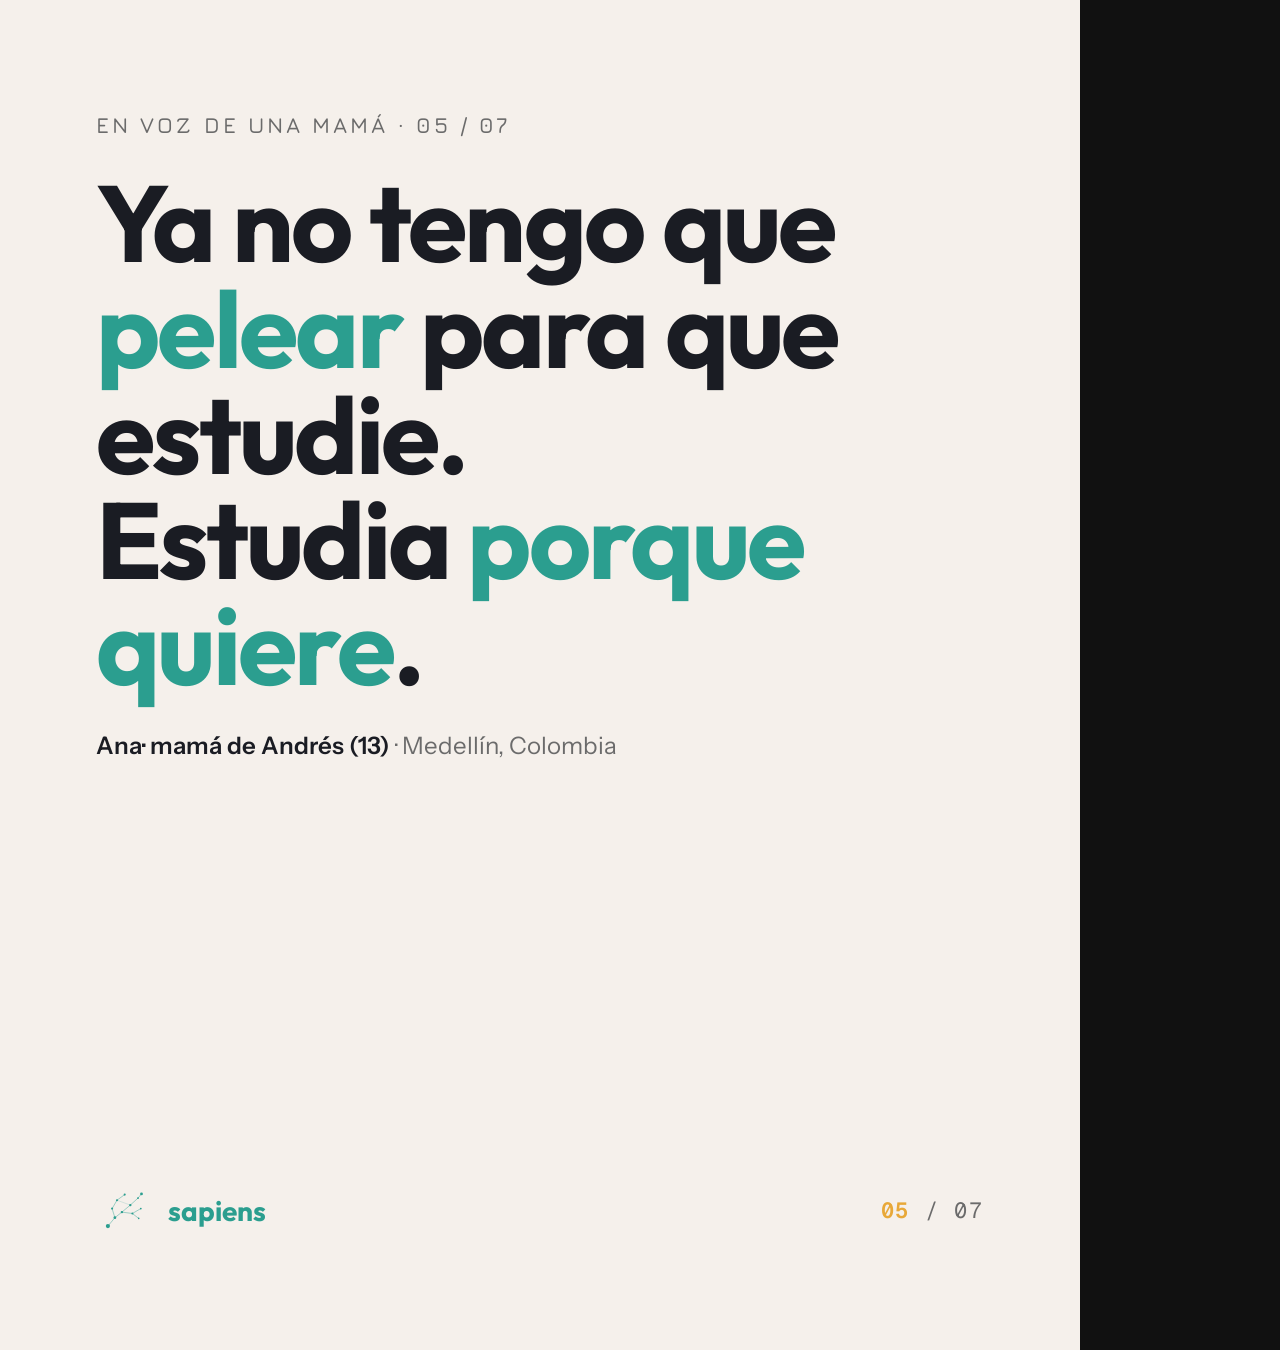
<file: skills/sapiens-carrusel-ds/slides/BigQuote.html>
<!DOCTYPE html><html lang="es"><head>



<meta charset="utf-8"><title>sapiens · BigQuote</title>
<link rel="stylesheet" href="../colors_and_type.css">
<style>
  html,body{margin:0;padding:0;background:#111;}
  .slide{width:1080px;height:1350px;background:#F5F0EB;color:#1A1C23;position:relative;padding:112px 96px;box-sizing:border-box;display:flex;flex-direction:column;justify-content:space-between;}
  .tag{font-family:'Jura',sans-serif;font-weight:600;font-size:22px;letter-spacing:0.14em;text-transform:uppercase;color:#6B6B6B;}
  .quote{font-family:'Outfit',sans-serif;font-weight:700;font-size:108px;line-height:0.98;letter-spacing:-0.025em;color:#1A1C23;}
  .quote .teal{color:#2B9E8F;}
  .attr{font-family:'Instrument Sans',sans-serif;font-size:24px;color:#6B6B6B;margin-top:32px;}
  .attr b{color:#1A1C23;font-weight:600;}
  .foot{display:flex;align-items:center;justify-content:space-between;}
  .foot .left{display:flex;align-items:center;gap:16px;}
  .foot img{height:56px;width:auto;}
  .idx{font-family:'Geist Mono',monospace;font-size:22px;color:#6B6B6B;letter-spacing:0.08em;}
  .idx b{color:#E8A838;font-weight:600;}
  .open{font-family:'Outfit',sans-serif;font-weight:700;font-size:200px;line-height:1;color:#2B9E8F;opacity:0.25;position:absolute;top:48px;left:96px;}
</style></head>
<body data-cc-id="cc-1" style="cursor: crosshair;">
<div class="slide">
  <div class="open" data-cc-id="cc-2" style=""><br></div>
  <div style="z-index:1;" data-cc-id="cc-3">
    <div class="tag">En voz de una mamá · 05 / 07</div>
    <div class="quote" style="margin-top: 32px;" data-cc-id="cc-3">Ya no tengo que <span class="teal">pelear</span> para que estudie.<br>Estudia <span class="teal" data-cc-id="cc-2" style="">porque quiere</span>.</div>
    <div class="attr"><b data-cc-id="cc-1" style="">Ana· mamá de Andrés (13)</b> · Medellín, Colombia</div>
  </div>
  <div class="foot">
    <div class="left"><img src="../assets/sapiens_icon_teal.svg"><span style="font-family:'Outfit',sans-serif;font-weight:700;font-size:28px;color:#2B9E8F;">sapiens</span></div>
    <div class="idx"><b>05</b> / 07</div>
  </div>
</div>

</body></html>
</file>
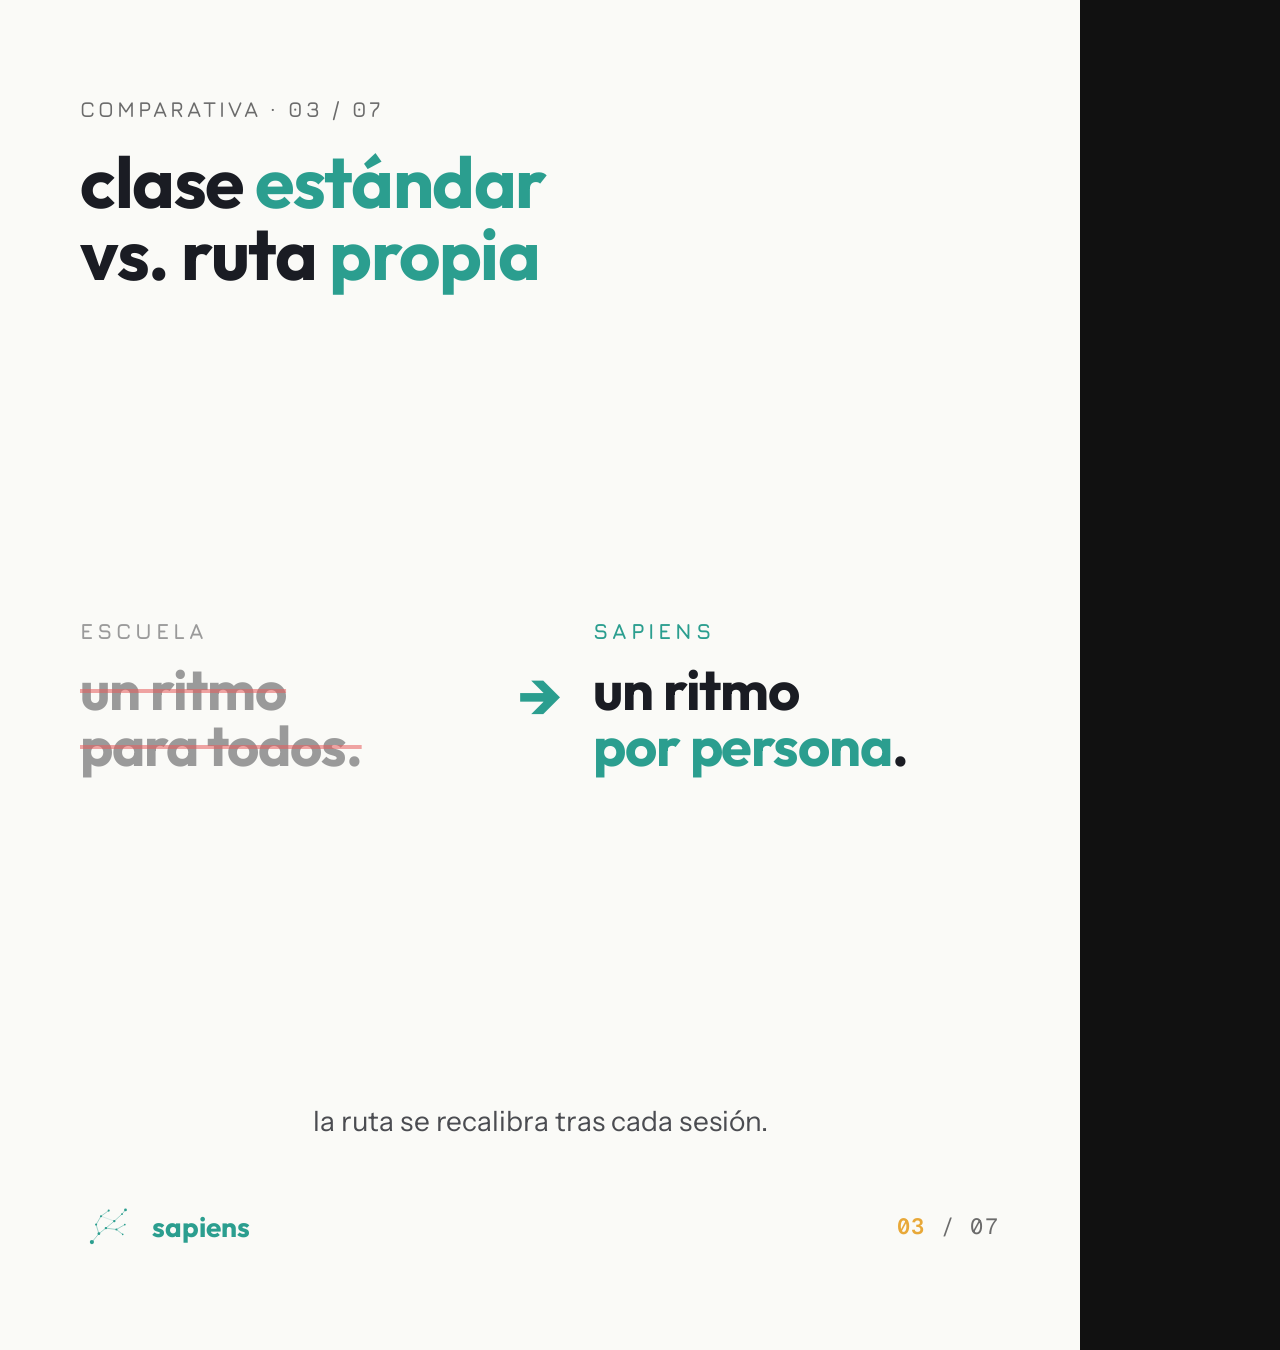
<file: skills/sapiens-carrusel-ds/slides/Comparative.html>
<!doctype html>
<html lang="es"><head><meta charset="utf-8"><title>sapiens · Comparative</title>
<link rel="stylesheet" href="../colors_and_type.css">
<style>
  html,body{margin:0;padding:0;background:#111;}
  .slide{width:1080px;height:1350px;background:#FAFAF7;color:#1A1C23;position:relative;padding:96px 80px;box-sizing:border-box;display:flex;flex-direction:column;gap:56px;}
  .top{display:flex;align-items:center;justify-content:space-between;}
  .tag{font-family:'Jura',sans-serif;font-weight:600;font-size:22px;letter-spacing:0.14em;text-transform:uppercase;color:#6B6B6B;}
  .title{font-family:'Outfit',sans-serif;font-weight:700;font-size:72px;line-height:1;letter-spacing:-0.02em;color:#1A1C23;margin-top:24px;}
  .title .teal{color:#2B9E8F;}

  /* "antes/después" minimalista: dos columnas, UNA frase grande por lado, sin bullets */
  .compare{display:grid;grid-template-columns:1fr auto 1fr;gap:32px;align-items:center;flex:1;}
  .side{display:flex;flex-direction:column;gap:18px;}
  .side .label{font-family:'Jura',sans-serif;font-weight:700;font-size:22px;letter-spacing:0.18em;text-transform:uppercase;}
  .side.old .label{color:#9A9A9A;}
  .side.new .label{color:#2B9E8F;}
  .side .frase{font-family:'Outfit',sans-serif;font-weight:700;font-size:56px;line-height:1.0;letter-spacing:-0.02em;}
  .side.old .frase{color:#9A9A9A;text-decoration:line-through;text-decoration-color:rgba(232,93,93,0.55);text-decoration-thickness:4px;}
  .side.new .frase{color:#1A1C23;}
  .side.new .frase .teal{color:#2B9E8F;}
  .arrow{font-family:'Outfit',sans-serif;font-weight:700;font-size:64px;color:#2B9E8F;line-height:1;}

  /* body opcional: legible (28px) con matices secundarios, NO bullets densos */
  .body{font-family:'Instrument Sans',sans-serif;font-size:28px;line-height:1.45;color:#1A1C23;opacity:0.78;text-align:center;max-width:840px;margin:0 auto;}

  .foot{display:flex;align-items:center;justify-content:space-between;margin-top:auto;}
  .foot .left{display:flex;align-items:center;gap:16px;}
  .foot img{height:56px;width:auto;}
  .idx{font-family:'Geist Mono',monospace;font-size:22px;color:#6B6B6B;letter-spacing:0.08em;}
  .idx b{color:#E8A838;font-weight:600;}
</style></head>
<body>
<div class="slide">
  <div class="top">
    <div>
      <div class="tag" style="margin-bottom:16px;">Comparativa · 03 / 07</div>
      <div class="title">clase <span class="teal">estándar</span><br>vs. ruta <span class="teal">propia</span></div>
    </div>
  </div>
  <div class="compare">
    <div class="side old">
      <div class="label">escuela</div>
      <div class="frase">un ritmo<br>para todos.</div>
    </div>
    <div class="arrow">→</div>
    <div class="side new">
      <div class="label">sapiens</div>
      <div class="frase">un ritmo<br><span class="teal">por persona</span>.</div>
    </div>
  </div>
  <div class="body">la ruta se recalibra tras cada sesión.</div>
  <div class="foot">
    <div class="left"><img src="../assets/sapiens_icon_teal.svg"><span style="font-family:'Outfit',sans-serif;font-weight:700;font-size:28px;color:#2B9E8F;">sapiens</span></div>
    <div class="idx"><b>03</b> / 07</div>
  </div>
</div>
</body></html>
</file>
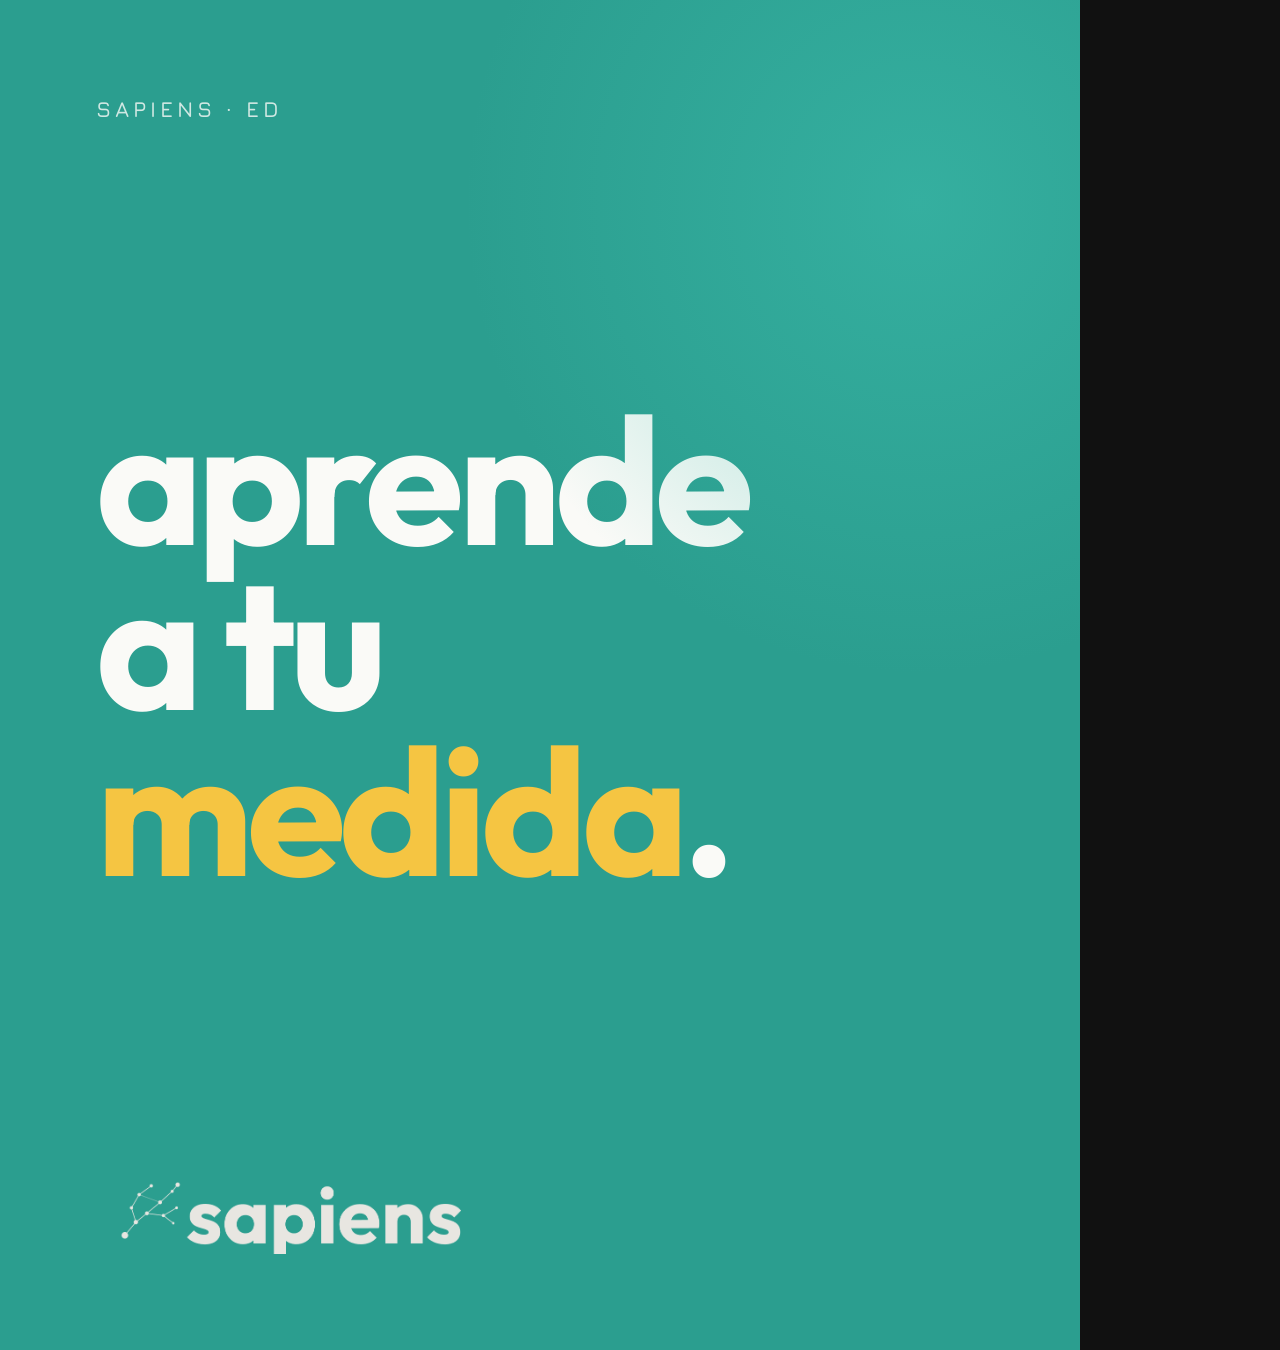
<file: skills/sapiens-carrusel-ds/slides/Cover.html>
<!DOCTYPE html><html lang="es"><head>

<meta charset="utf-8"><title>sapiens · Cover</title>
<link rel="stylesheet" href="../colors_and_type.css">
<style>
  html,body{margin:0;padding:0;background:#111;}
  .slide{width:1080px;height:1350px;background:#2B9E8F;color:#FAFAF7;position:relative;overflow:hidden;padding:96px;box-sizing:border-box;display:flex;flex-direction:column;justify-content:space-between;}
  .slide::before{content:"";position:absolute;inset:0;background:radial-gradient(60% 50% at 85% 15%, rgba(61,189,173,0.55), transparent 70%);pointer-events:none;}
  .eyebrow{font-family:'Jura',sans-serif;font-weight:600;font-size:22px;letter-spacing:0.18em;text-transform:uppercase;color:rgba(250,250,247,0.8);z-index:1;}
  .hero{font-family:'Outfit',sans-serif;font-weight:700;font-size:180px;line-height:0.92;letter-spacing:-0.035em;z-index:1;}
  .hero .em{color:#F5C542;}
  .foot{display:flex;align-items:flex-end;justify-content:space-between;z-index:1;}
  .foot img{height:96px;width:auto;}
  .tag{font-family:'Instrument Sans',sans-serif;font-size:22px;color:rgba(250,250,247,0.7);text-align:right;}
</style></head>
<body data-cc-id="cc-1" style="cursor: crosshair;">
<div class="slide">
  <div class="eyebrow">sapiens · ed</div>
  <div>
    <div class="hero" data-cc-id="cc-2" style="">aprende<br>a tu <span class="em">medida</span>.</div>
  </div>
  <div class="foot">
    <img src="../assets/sapiens_logo_compact_white.png" alt="sapiens" data-cc-id="cc-4" style="height: 88px;">
    <div class="tag" data-cc-id="cc-3" style=""><br></div>
  </div>
</div>

</body></html>
</file>
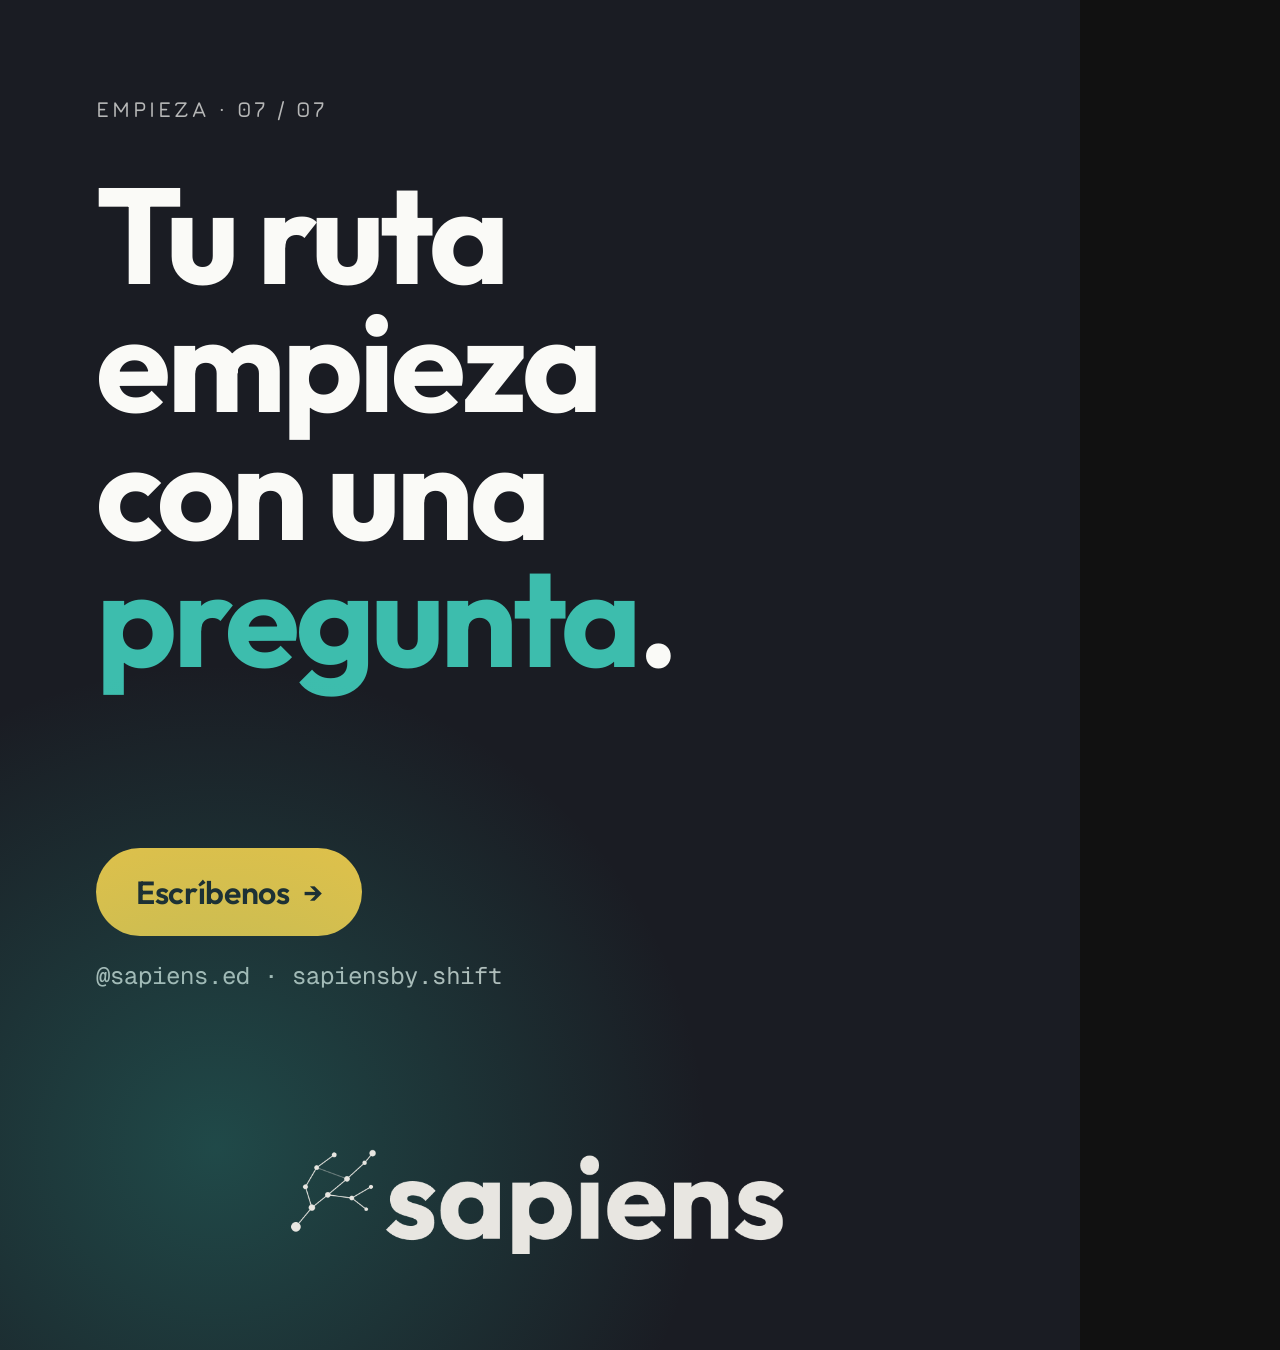
<file: skills/sapiens-carrusel-ds/slides/CTA.html>
<!doctype html>
<html lang="es"><head><meta charset="utf-8"><title>sapiens · CTA</title>
<link rel="stylesheet" href="../colors_and_type.css">
<style>
  html,body{margin:0;padding:0;background:#111;}
  .slide{width:1080px;height:1350px;background:#1A1C23;color:#FAFAF7;position:relative;padding:96px;box-sizing:border-box;display:flex;flex-direction:column;justify-content:space-between;overflow:hidden;}
  .slide::before{content:"";position:absolute;inset:0;background:radial-gradient(70% 55% at 20% 85%, rgba(43,158,143,0.35), transparent 65%);}
  .tag{font-family:'Jura',sans-serif;font-weight:600;font-size:22px;letter-spacing:0.14em;text-transform:uppercase;color:rgba(250,250,247,0.7);z-index:1;}
  .headline{font-family:'Outfit',sans-serif;font-weight:700;font-size:136px;line-height:0.94;letter-spacing:-0.03em;z-index:1;}
  .headline .teal{color:#3DBDAD;}
  .cta{display:inline-flex;align-items:center;gap:14px;background:#F5C542;color:#1A1C23;padding:24px 40px;border-radius:9999px;font-family:'Outfit',sans-serif;font-weight:600;font-size:32px;letter-spacing:-0.01em;align-self:flex-start;z-index:1;margin-top:32px;}
  .cta .arrow{font-size:28px;}
  .handle{font-family:'Geist Mono',monospace;font-size:24px;color:rgba(250,250,247,0.75);margin-top:24px;z-index:1;}
  .foot{display:flex;align-items:center;justify-content:center;z-index:1;}
  .foot img{height:128px;width:auto;}
</style></head>
<body>
<div class="slide">
  <div>
    <div class="tag">Empieza · 07 / 07</div>
    <div class="headline" style="margin-top:48px;">Tu ruta<br>empieza<br>con una <span class="teal">pregunta</span>.</div>
  </div>
  <div>
    <div class="cta">Escríbenos <span class="arrow">→</span></div>
    <div class="handle">@sapiens.ed · sapiensby.shift</div>
  </div>
  <div class="foot">
    <img src="../assets/sapiens_logo_compact_white.png" alt="sapiens">
  </div>
</div>
</body></html>
</file>
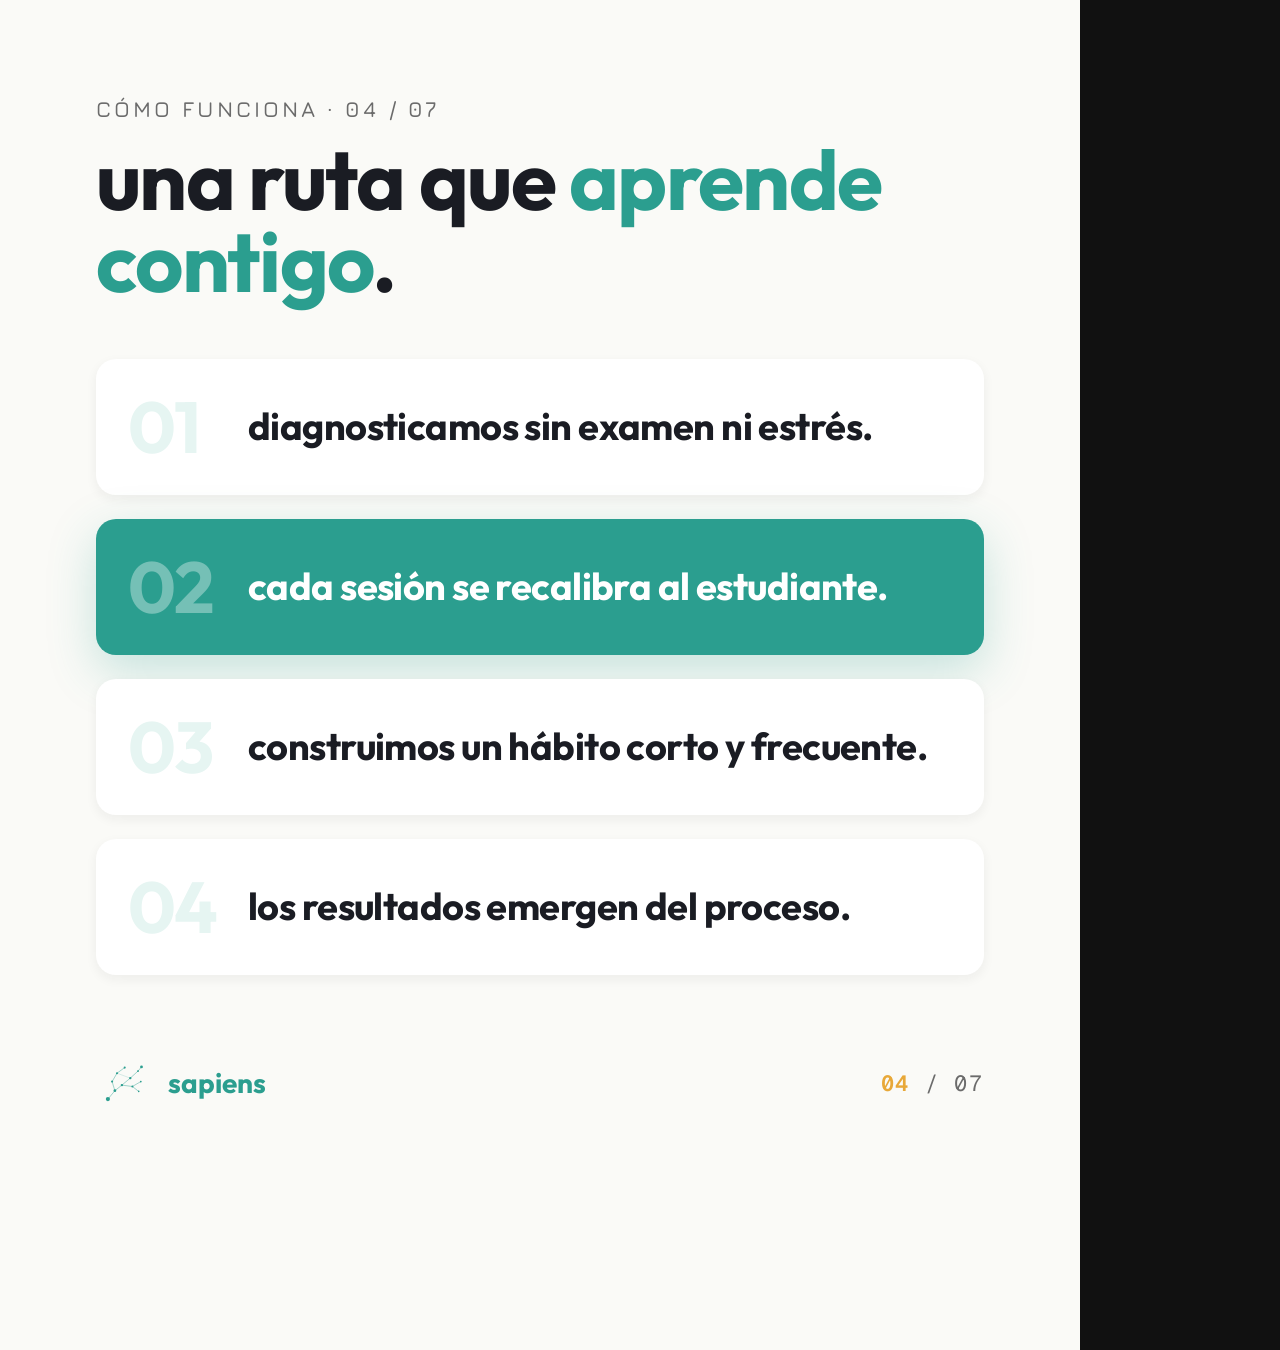
<file: skills/sapiens-carrusel-ds/slides/Process.html>
<!DOCTYPE html><html lang="es"><head>

<meta charset="utf-8"><title>sapiens · Process</title>
<link rel="stylesheet" href="../colors_and_type.css">
<style>
  html,body{margin:0;padding:0;background:#111;}
  .slide{width:1080px;height:1350px;background:#FAFAF7;color:#1A1C23;position:relative;padding:96px;box-sizing:border-box;display:flex;flex-direction:column;gap:56px;}
  .tag{font-family:'Jura',sans-serif;font-weight:600;font-size:22px;letter-spacing:0.14em;text-transform:uppercase;color:#6B6B6B;}
  .title{font-family:'Outfit',sans-serif;font-weight:700;font-size:84px;line-height:0.98;letter-spacing:-0.02em;color:#1A1C23;margin-top:16px;}
  .title .teal{color:#2B9E8F;}

  /* Cada paso = UN solo texto principal grande, sin título-paso + descripción */
  .steps{display:flex;flex-direction:column;gap:24px;}
  .step{display:grid;grid-template-columns:88px 1fr;gap:32px;align-items:center;background:#fff;border-radius:20px;padding:32px;box-shadow:0 4px 12px rgba(26,28,35,0.06);}
  .step .n{font-family:'Outfit',sans-serif;font-weight:700;font-size:72px;line-height:1;color:#E6F5F2;letter-spacing:-0.03em;}
  .step .step-text{font-family:'Outfit',sans-serif;font-weight:700;font-size:38px;line-height:1.15;color:#1A1C23;letter-spacing:-0.015em;}
  .step.active{background:#2B9E8F;color:#fff;box-shadow:0 16px 48px rgba(43,158,143,0.25);}
  .step.active .n{color:rgba(255,255,255,0.35);}
  .step.active .step-text{color:#fff;}

  /* body opcional al pie: legible, con matiz general — no repite los pasos */
  .body{font-family:'Instrument Sans',sans-serif;font-size:26px;line-height:1.45;color:#1A1C23;opacity:0.78;max-width:840px;margin-top:auto;}

  .foot{display:flex;align-items:center;justify-content:space-between;margin-top:24px;}
  .foot .left{display:flex;align-items:center;gap:16px;}
  .foot img{height:56px;width:auto;}
  .idx{font-family:'Geist Mono',monospace;font-size:22px;color:#6B6B6B;letter-spacing:0.08em;}
  .idx b{color:#E8A838;font-weight:600;}
</style></head>
<body data-cc-id="cc-1" style="cursor: crosshair;">
<div class="slide">
  <div>
    <div class="tag">cómo funciona · 04 / 07</div>
    <div class="title">una ruta que <span class="teal">aprende contigo</span>.</div>
  </div>
  <div class="steps">
    <div class="step"><div class="n">01</div><div class="step-text">diagnosticamos sin examen ni estrés.</div></div>
    <div class="step active"><div class="n">02</div><div class="step-text">cada sesión se recalibra al estudiante.</div></div>
    <div class="step"><div class="n">03</div><div class="step-text">construimos un hábito corto y frecuente.</div></div>
    <div class="step"><div class="n">04</div><div class="step-text">los resultados emergen del proceso.</div></div>
  </div>
  <div class="foot">
    <div class="left"><img src="../assets/sapiens_icon_teal.svg"><span style="font-family:'Outfit',sans-serif;font-weight:700;font-size:28px;color:#2B9E8F;">sapiens</span></div>
    <div class="idx"><b>04</b> / 07</div>
  </div>
</div>

</body></html>
</file>
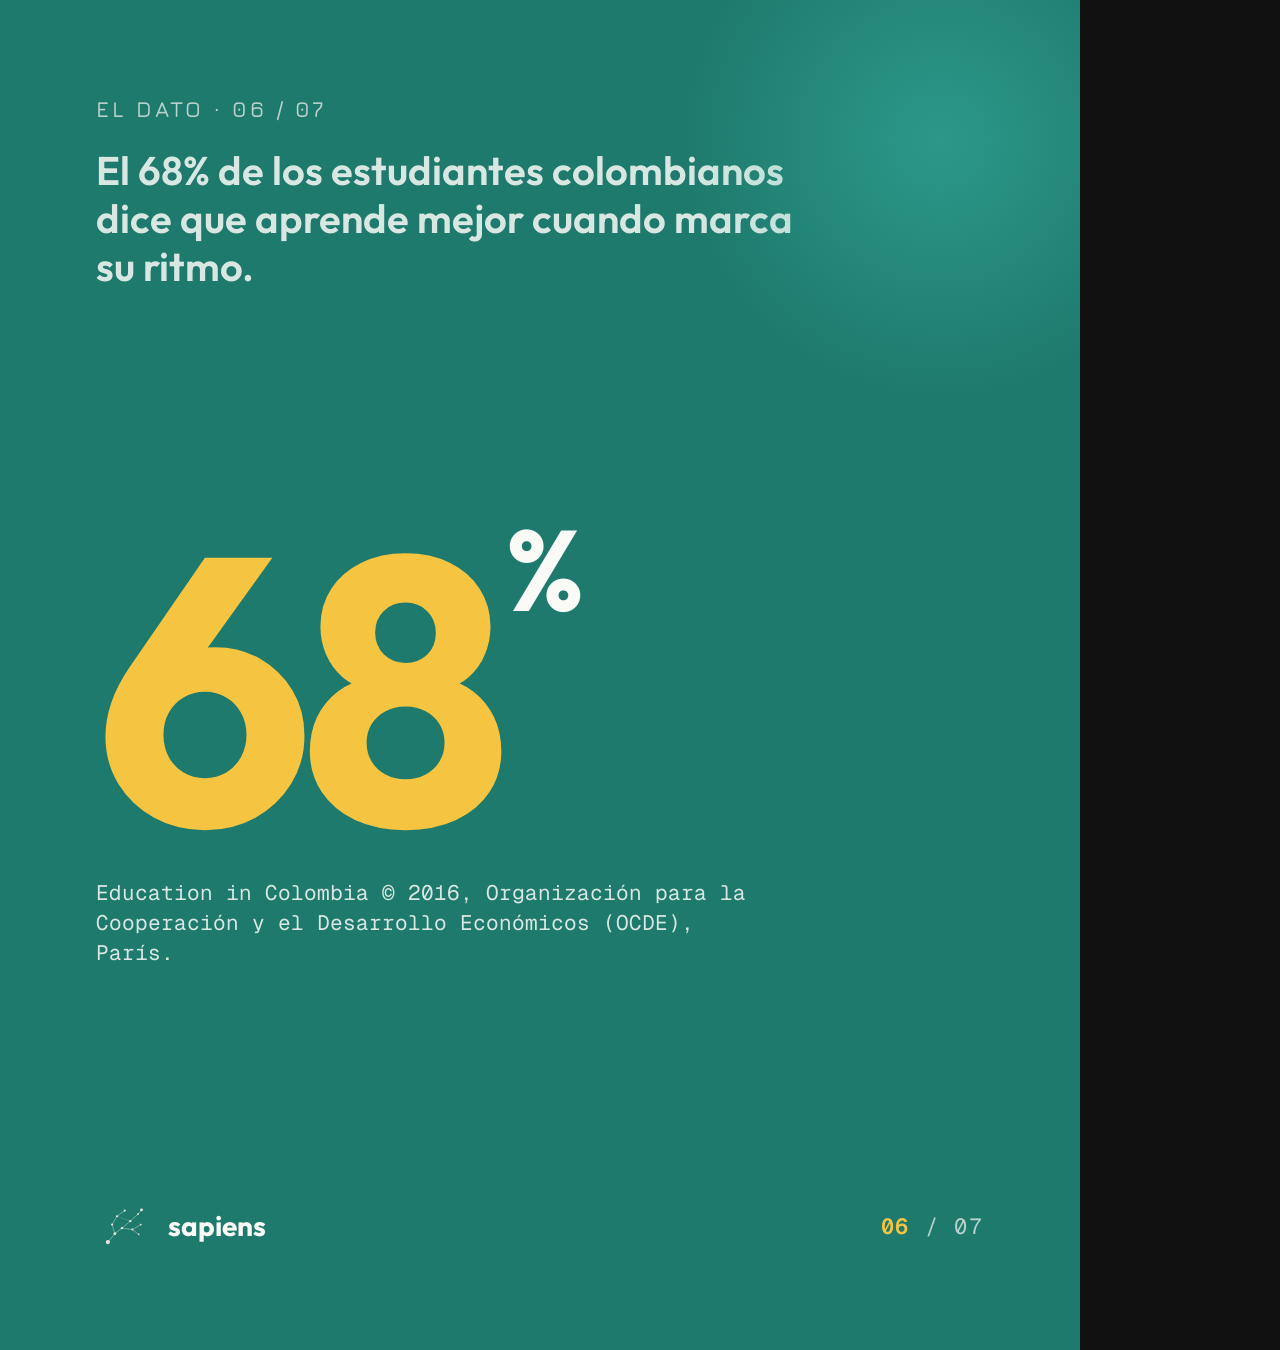
<file: skills/sapiens-carrusel-ds/slides/Stat.html>
<!DOCTYPE html><html lang="es"><head>

<meta charset="utf-8"><title>sapiens · Stat</title>
<link rel="stylesheet" href="../colors_and_type.css">
<style>
  html,body{margin:0;padding:0;background:#111;}
  .slide{width:1080px;height:1350px;background:#1E7A6D;color:#FAFAF7;position:relative;padding:96px;box-sizing:border-box;display:flex;flex-direction:column;justify-content:space-between;overflow:hidden;}
  .slide::before{content:"";position:absolute;right:-120px;top:-120px;width:520px;height:520px;background:radial-gradient(circle,#3DBDAD,transparent 70%);opacity:0.45;}
  .tag{font-family:'Jura',sans-serif;font-weight:600;font-size:22px;letter-spacing:0.14em;text-transform:uppercase;color:rgba(250,250,247,0.7);z-index:1;}
  .kicker{font-family:'Outfit',sans-serif;font-weight:600;font-size:40px;color:rgba(250,250,247,0.85);margin-top:24px;z-index:1;max-width:720px;line-height:1.2;}
  .stat{font-family:'Outfit',sans-serif;font-weight:700;font-size:380px;line-height:0.88;letter-spacing:-0.04em;color:#F5C542;z-index:1;}
  .stat sup{font-size:0.3em;vertical-align:top;color:#FAFAF7;margin-left:8px;}
  .sub{font-family:'Instrument Sans',sans-serif;font-size:26px;line-height:1.45;color:rgba(250,250,247,0.85);max-width:680px;margin-top:24px;z-index:1;}
  .foot{display:flex;align-items:center;justify-content:space-between;z-index:1;}
  .foot .left{display:flex;align-items:center;gap:16px;}
  .foot img{height:56px;width:auto;}
  .idx{font-family:'Geist Mono',monospace;font-size:22px;color:rgba(250,250,247,0.7);letter-spacing:0.08em;}
  .idx b{color:#F5C542;font-weight:600;}
</style></head>
<body data-cc-id="cc-1" style="cursor: crosshair;">
<div class="slide" data-cc-id="cc-2">
  <div>
    <div class="tag">El dato · 06 / 07</div>
    <div class="kicker">El 68% de los estudiantes colombianos dice que aprende mejor cuando marca su ritmo.</div>
  </div>
  <div>
    <div class="stat" data-cc-id="cc-3" style="">68<sup>%</sup></div>
    <div class="sub" data-cc-id="cc-4" style="font-family: &quot;Geist Mono&quot;; font-size: 21px;">Education in Colombia © 2016,
Organización para la Cooperación y el Desarrollo Económicos (OCDE), París.</div>
  </div>
  <div class="foot">
    <div class="left"><img src="../assets/sapiens_icon_white.svg" style="height:56px;"><span style="font-family:'Outfit',sans-serif;font-weight:700;font-size:28px;color:#FAFAF7;">sapiens</span></div>
    <div class="idx"><b>06</b> / 07</div>
  </div>
</div>

</body></html>
</file>
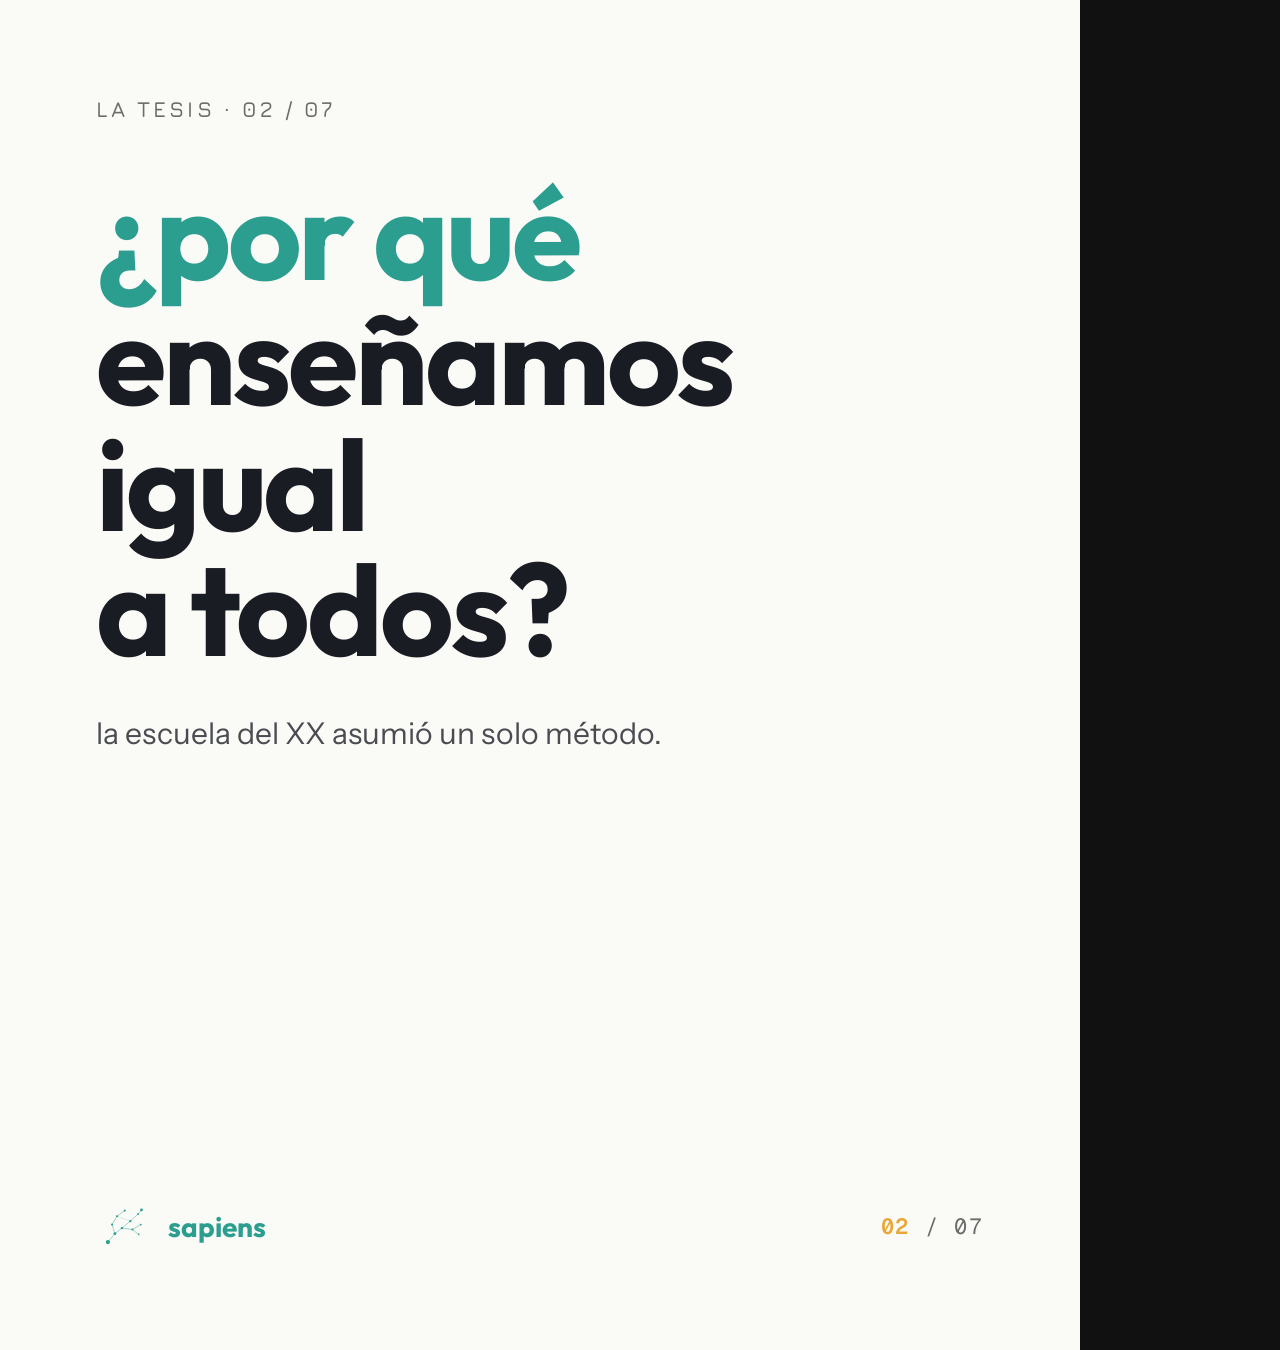
<file: skills/sapiens-carrusel-ds/slides/Thesis.html>
<!DOCTYPE html><html lang="es"><head>

<meta charset="utf-8"><title>sapiens · Thesis</title>
<link rel="stylesheet" href="../colors_and_type.css">
<style>
  html,body{margin:0;padding:0;background:#111;}
  .slide{width:1080px;height:1350px;background:#FAFAF7;color:#1A1C23;position:relative;padding:96px;box-sizing:border-box;display:flex;flex-direction:column;justify-content:space-between;}
  .top{display:flex;align-items:center;gap:16px;}
  .top .tag{font-family:'Jura',sans-serif;font-weight:600;font-size:22px;letter-spacing:0.14em;text-transform:uppercase;color:#6B6B6B;}
  .thesis{font-family:'Outfit',sans-serif;font-weight:700;font-size:128px;line-height:0.98;letter-spacing:-0.025em;color:#1A1C23;margin-top:48px;}
  .thesis .teal{color:#2B9E8F;}
  .thesis .gold{color:#1A1C23;position:relative;display:inline-block;}
  .thesis .gold::after{content:"";position:absolute;left:-4px;right:-4px;bottom:8px;height:22px;background:#F5C542;z-index:-1;border-radius:4px;}
  .thesis .gold span{position:relative;z-index:1;}
  .body{font-family:'Instrument Sans',sans-serif;font-size:30px;line-height:1.45;color:#1A1C23;opacity:0.78;max-width:760px;margin-top:40px;}
  .foot{display:flex;align-items:center;justify-content:space-between;}
  .foot .left{display:flex;align-items:center;gap:16px;}
  .foot img{height:56px;width:auto;}
  .idx{font-family:'Geist Mono',monospace;font-size:22px;color:#6B6B6B;letter-spacing:0.08em;}
  .idx b{color:#E8A838;font-weight:600;}
</style></head>
<body data-cc-id="cc-1" style="cursor: crosshair;">
<div class="slide">
  <div>
    <div class="top"><span class="tag">La tesis · 02 / 07</span></div>
    <div class="thesis"><span class="teal">¿por qué</span><br>enseñamos<br><span class="gold"><span>igual</span></span><br>a todos?</div>
    <div class="body" data-cc-id="cc-2" style="">la escuela del XX asumió un solo método.</div>
  </div>
  <div class="foot">
    <div class="left"><img src="../assets/sapiens_icon_teal.svg"><span style="font-family:'Outfit',sans-serif;font-weight:700;font-size:28px;color:#2B9E8F;">sapiens</span></div>
    <div class="idx"><b>02</b> / 07</div>
  </div>
</div>

</body></html>
</file>
<file: skills/sapiens-carrusel-ds/colors_and_type.css>
/* =========================================================================
   sapiens by shift — Design Tokens
   Source of truth: Sapiens Brand Guidelines v1.0 (2026)
   Light-mode primary. Teal-driven. Warm white surfaces.
   ========================================================================= */

/* ---------- Font faces (self-hosted from /fonts) ---------- */
@font-face {
  font-family: 'Outfit';
  src: url('./fonts/Outfit-VariableFont_wght.ttf') format('truetype-variations');
  font-weight: 100 900;
  font-style: normal;
  font-display: swap;
}
@font-face {
  font-family: 'Instrument Sans';
  src: url('./fonts/InstrumentSans-VariableFont.ttf') format('truetype-variations');
  font-weight: 400 700;
  font-style: normal;
  font-display: swap;
}
@font-face {
  font-family: 'Instrument Sans';
  src: url('./fonts/InstrumentSans-Italic.ttf') format('truetype');
  font-weight: 400 700;
  font-style: italic;
  font-display: swap;
}
@font-face {
  font-family: 'Geist Mono';
  src: url('./fonts/GeistMono-VariableFont_wght.ttf') format('truetype-variations');
  font-weight: 100 900;
  font-style: normal;
  font-display: swap;
}
@font-face {
  font-family: 'Jura';
  src: url('./fonts/Jura-VariableFont_wght.ttf') format('truetype-variations');
  font-weight: 300 700;
  font-style: normal;
  font-display: swap;
}

/* ---------- Design tokens — LIGHT (default) ---------- */
:root {
  /* Brand — Teal */
  --s-teal:            #2B9E8F;   /* primary */
  --s-teal-deep:       #1E7A6D;   /* hover / pressed / deep surfaces */
  --s-teal-soft:       #E6F5F2;   /* tinted backgrounds */
  --s-teal-bright:     #3DBDAD;   /* dark-mode primary */

  /* Brand — Gold (secondary, inherited from Shift) */
  --s-gold:            #E8A838;   /* warm gold — achievements */
  --s-gold-pale:       #FFF5E0;   /* gold tint */
  --s-gold-achieve:    #F5C542;   /* achievement accent */

  /* Surfaces */
  --s-bg:              #FAFAF7;   /* warm white — page default */
  --s-surface:         #FFFFFF;   /* cards / inputs */
  --s-surface-alt:     #F5F0EB;   /* cream alt — sections */
  --s-border:          #E0DCD6;   /* hairline borders */
  --s-border-strong:   #CFC9C0;

  /* Text */
  --s-fg:              #1A1C23;   /* primary text */
  --s-fg-muted:        #6B6B6B;   /* secondary */
  --s-fg-subtle:       #9A9A9A;   /* tertiary / captions */
  --s-fg-inverse:      #FAFAF7;   /* on teal / on dark */

  /* Semantic — tuned to sapiens warm palette (no cold Material greens/blues) */
  --s-success:         #2B9E8F;   /* teal does double duty */
  --s-success-tint:    #E6F5F2;
  --s-warning:         #E8A838;   /* warm gold */
  --s-warning-tint:    #FFF5E0;
  --s-error:           #C9524A;   /* warm terracotta */
  --s-error-tint:      #FBEAE7;
  --s-info:            #1E7A6D;   /* deep teal for info messaging */
  --s-info-tint:       #E6F5F2;
  --s-achievement:     #F5C542;

  /* Spacing — 8-point base (plus 4px micro step) */
  --s-space-xs:        4px;
  --s-space-sm:        8px;
  --s-space-md:        16px;
  --s-space-lg:        24px;
  --s-space-xl:        32px;
  --s-space-2xl:       48px;
  --s-space-3xl:       64px;
  --s-space-4xl:       96px;

  /* Radii — softer than Shift */
  --s-radius-sm:       6px;
  --s-radius-md:       10px;
  --s-radius-lg:       14px;
  --s-radius-xl:       20px;
  --s-radius-full:     9999px;

  /* Shadows */
  --s-shadow-sm:       0 1px 3px rgba(26, 28, 35, 0.06);
  --s-shadow-md:       0 4px 12px rgba(26, 28, 35, 0.08);
  --s-shadow-lg:       0 8px 24px rgba(26, 28, 35, 0.10);
  --s-shadow-xl:       0 16px 48px rgba(26, 28, 35, 0.12);
  --s-glow:            0 0 20px rgba(43, 158, 143, 0.15);

  /* Motion */
  --s-ease:            cubic-bezier(0.2, 0.8, 0.2, 1);
  --s-ease-out:        cubic-bezier(0.16, 1, 0.3, 1);
  --s-dur-fast:        120ms;
  --s-dur-base:        200ms;
  --s-dur-slow:        360ms;

  /* Type families */
  --s-font-display:    'Outfit', ui-sans-serif, system-ui, sans-serif;
  --s-font-body:       'Instrument Sans', ui-sans-serif, system-ui, sans-serif;
  --s-font-mono:       'Geist Mono', ui-monospace, 'SF Mono', Menlo, monospace;
  --s-font-label:      'Jura', ui-sans-serif, system-ui, sans-serif;

  /* Type scale */
  --s-fs-display:      clamp(40px, 6vw, 72px);
  --s-fs-h1:           40px;
  --s-fs-h2:           30px;
  --s-fs-h3:           22px;
  --s-fs-body-lg:      18px;
  --s-fs-body:         16px;
  --s-fs-body-sm:      14px;
  --s-fs-label:        11px;
  --s-fs-mono:         13px;
}

/* ---------- Dark mode (L2: adults / technical / AI workflows) ---------- */
[data-theme="dark"] {
  --s-teal:            #3DBDAD;
  --s-teal-deep:       #2B9E8F;
  --s-teal-soft:       #14302C;
  --s-gold:            #F0B84A;
  --s-bg:              #0F0F12;
  --s-surface:         #1A1C22;
  --s-surface-alt:     #22242C;
  --s-border:          #2A2D35;
  --s-border-strong:   #3A3D47;
  --s-fg:              #E8E6E1;
  --s-fg-muted:        #A0A0A0;
  --s-fg-subtle:       #6B6B6B;
  --s-fg-inverse:      #0F0F12;
  --s-shadow-sm:       0 1px 3px rgba(0, 0, 0, 0.4);
  --s-shadow-md:       0 4px 12px rgba(0, 0, 0, 0.45);
  --s-shadow-lg:       0 8px 24px rgba(0, 0, 0, 0.55);
  --s-shadow-xl:       0 16px 48px rgba(0, 0, 0, 0.65);
  --s-glow:            0 0 24px rgba(61, 189, 173, 0.25);
}

/* ---------- Semantic type roles ---------- */
.s-display {
  font-family: var(--s-font-display);
  font-weight: 700;
  font-size: var(--s-fs-display);
  line-height: 0.95;
  letter-spacing: -0.02em;
  color: var(--s-fg);
}
.s-h1 {
  font-family: var(--s-font-display);
  font-weight: 700;
  font-size: var(--s-fs-h1);
  line-height: 1.05;
  letter-spacing: -0.02em;
  color: var(--s-fg);
}
.s-h2 {
  font-family: var(--s-font-display);
  font-weight: 600;
  font-size: var(--s-fs-h2);
  line-height: 1.15;
  letter-spacing: -0.01em;
  color: var(--s-fg);
}
.s-h3 {
  font-family: var(--s-font-display);
  font-weight: 600;
  font-size: var(--s-fs-h3);
  line-height: 1.25;
  color: var(--s-fg);
}
.s-body-lg {
  font-family: var(--s-font-body);
  font-weight: 400;
  font-size: var(--s-fs-body-lg);
  line-height: 1.65;
  color: var(--s-fg);
}
.s-body {
  font-family: var(--s-font-body);
  font-weight: 400;
  font-size: var(--s-fs-body);
  line-height: 1.6;
  color: var(--s-fg);
}
.s-body-sm {
  font-family: var(--s-font-body);
  font-weight: 400;
  font-size: var(--s-fs-body-sm);
  line-height: 1.5;
  color: var(--s-fg-muted);
}
.s-label {
  font-family: var(--s-font-label);
  font-weight: 500;
  font-size: var(--s-fs-label);
  line-height: 1;
  letter-spacing: 0.08em;
  text-transform: uppercase;
  color: var(--s-fg-muted);
}
.s-mono {
  font-family: var(--s-font-mono);
  font-weight: 400;
  font-size: var(--s-fs-mono);
  line-height: 1.5;
  letter-spacing: 0;
  color: var(--s-fg-muted);
}
.s-wordmark {
  font-family: var(--s-font-display);
  font-weight: 700;
  text-transform: lowercase;
  letter-spacing: -0.03em;
}

/* ---------- Base resets for previews ---------- */
.s-reset, .s-reset * { box-sizing: border-box; }
.s-reset {
  margin: 0;
  font-family: var(--s-font-body);
  color: var(--s-fg);
  background: var(--s-bg);
  -webkit-font-smoothing: antialiased;
  -moz-osx-font-smoothing: grayscale;
  text-rendering: optimizeLegibility;
}
</file>
